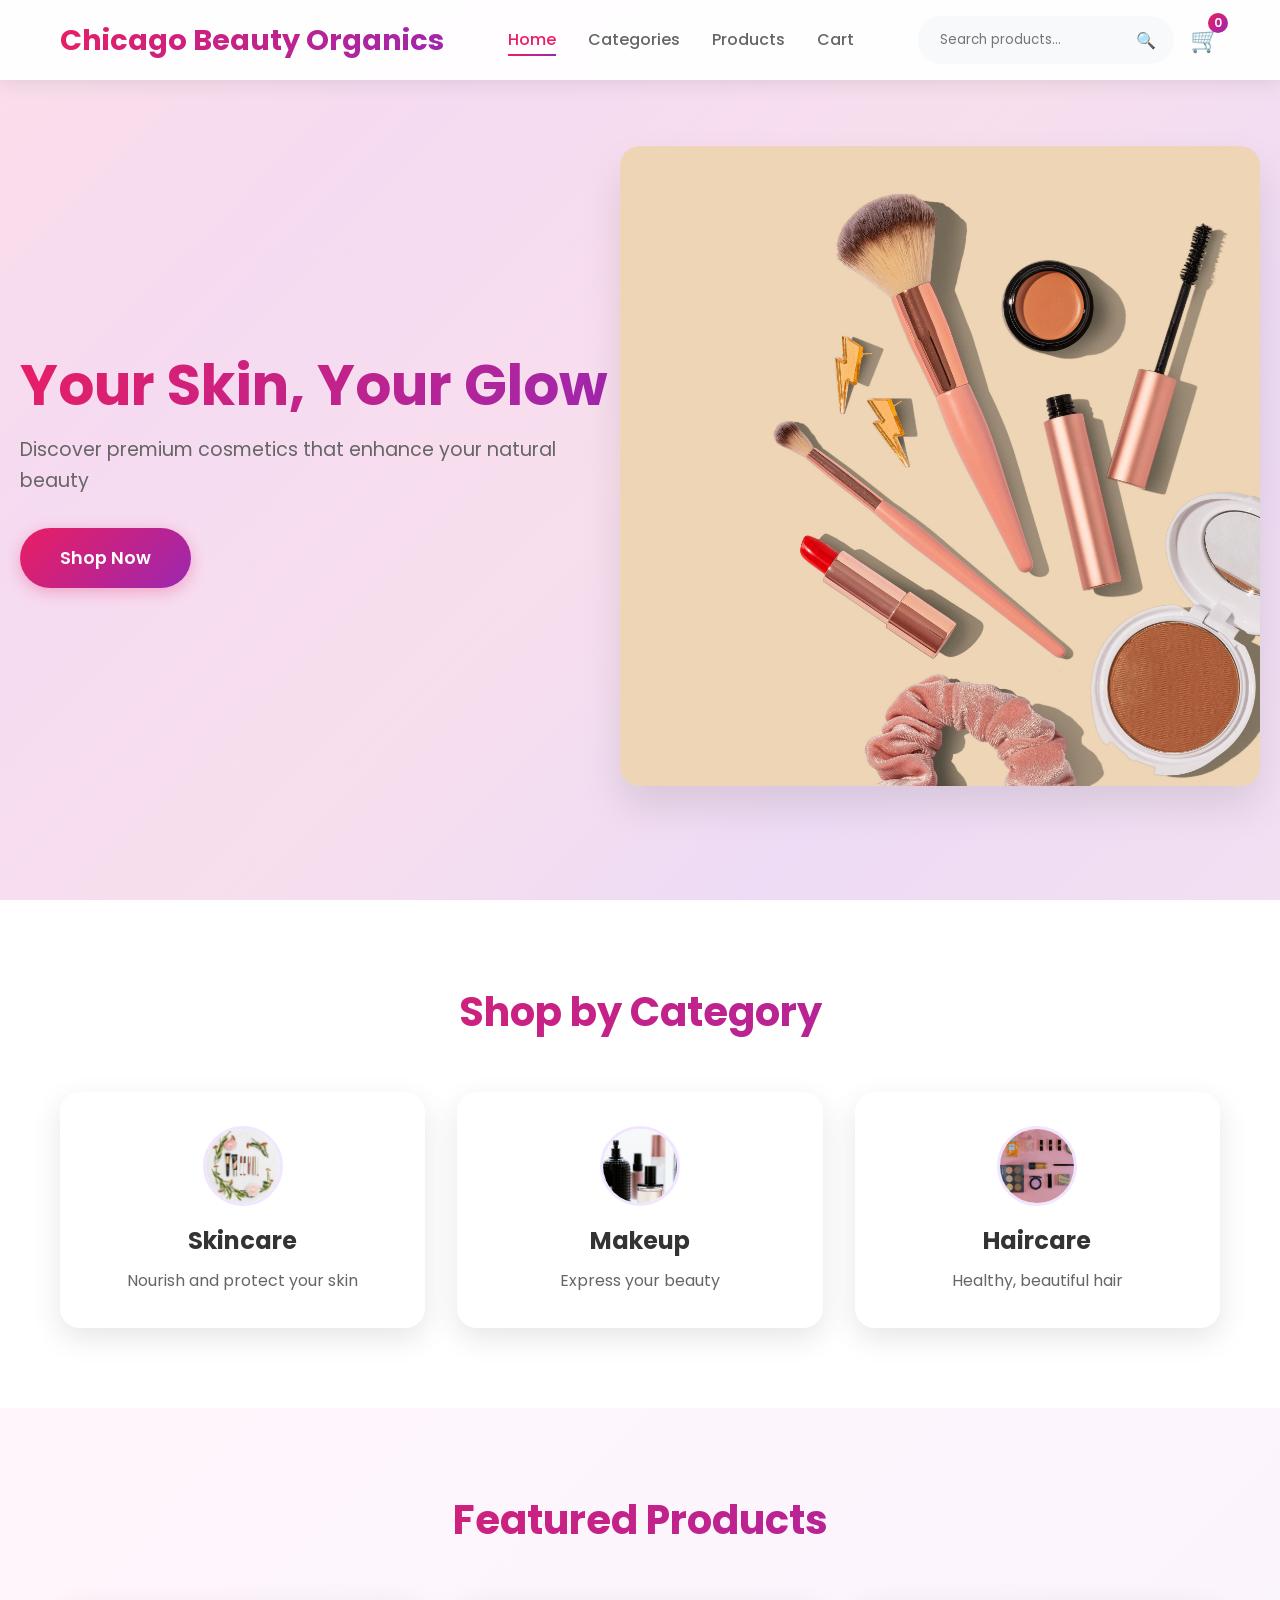
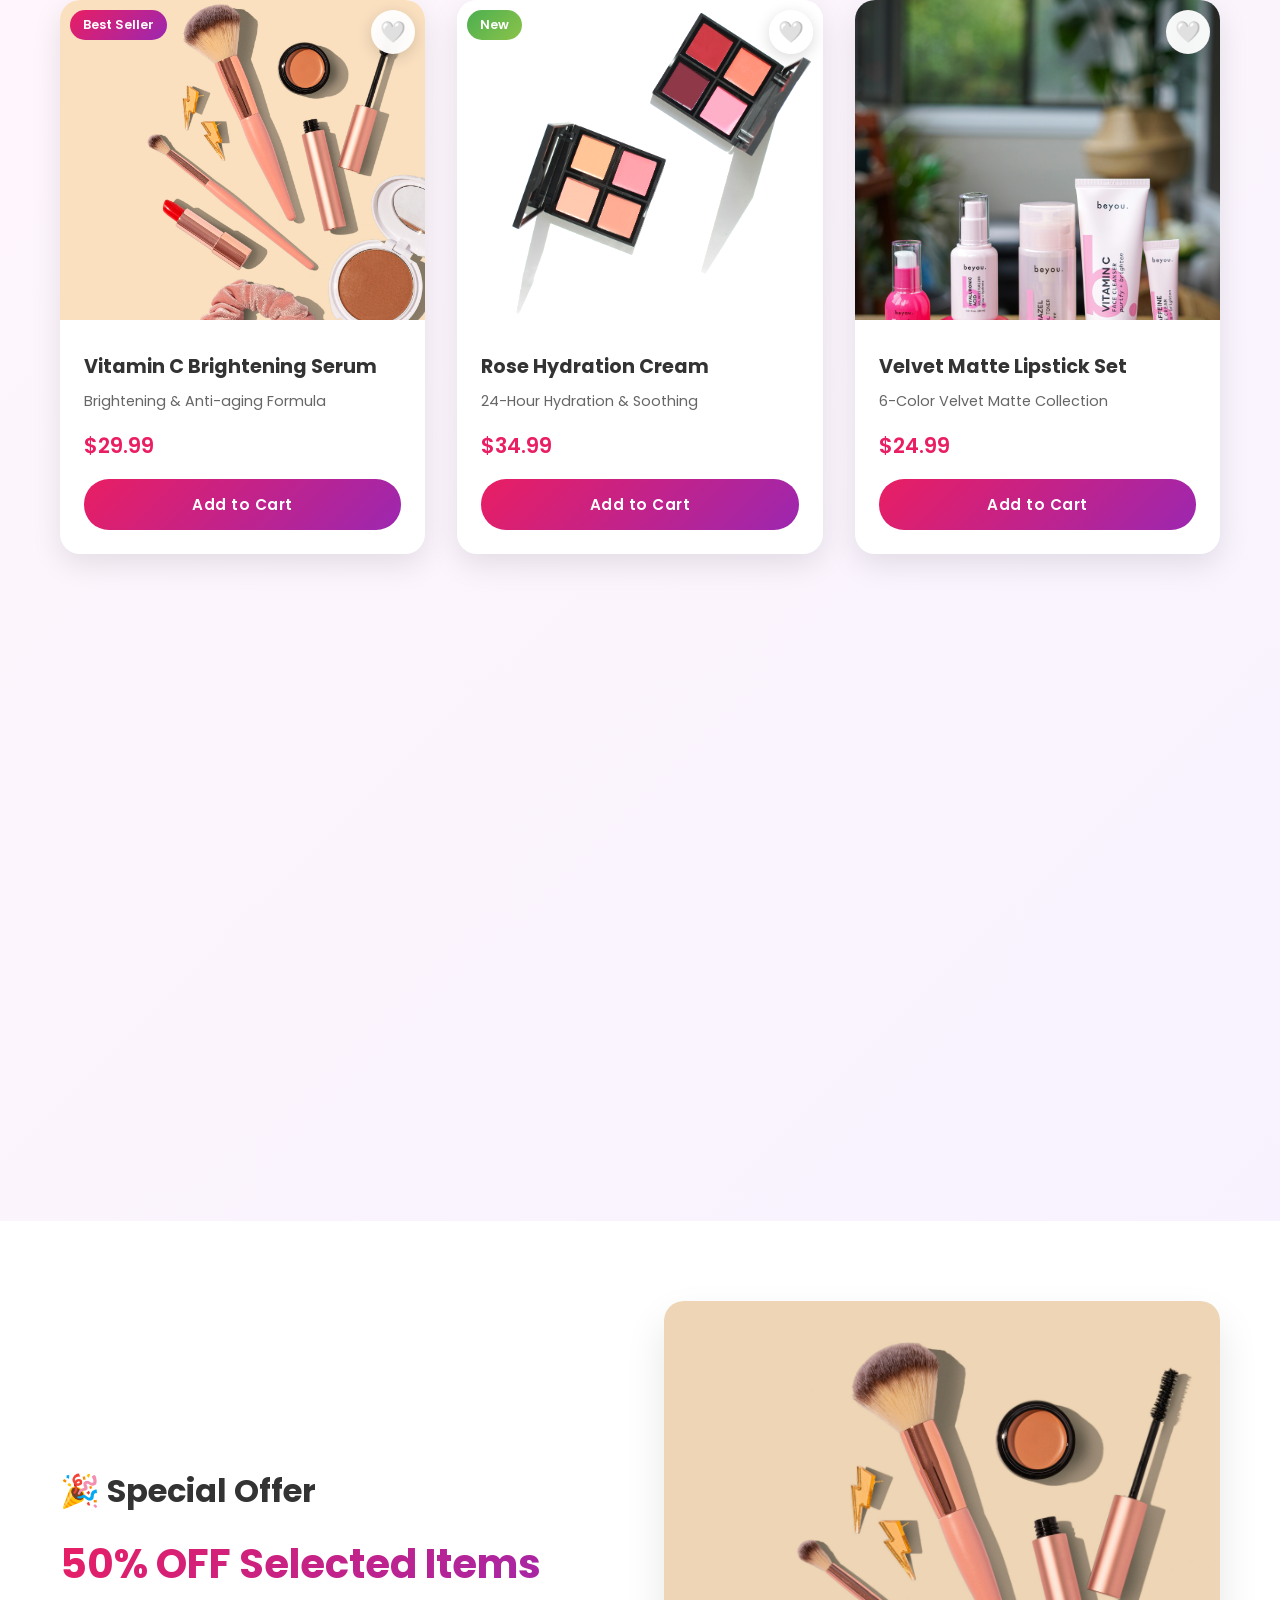
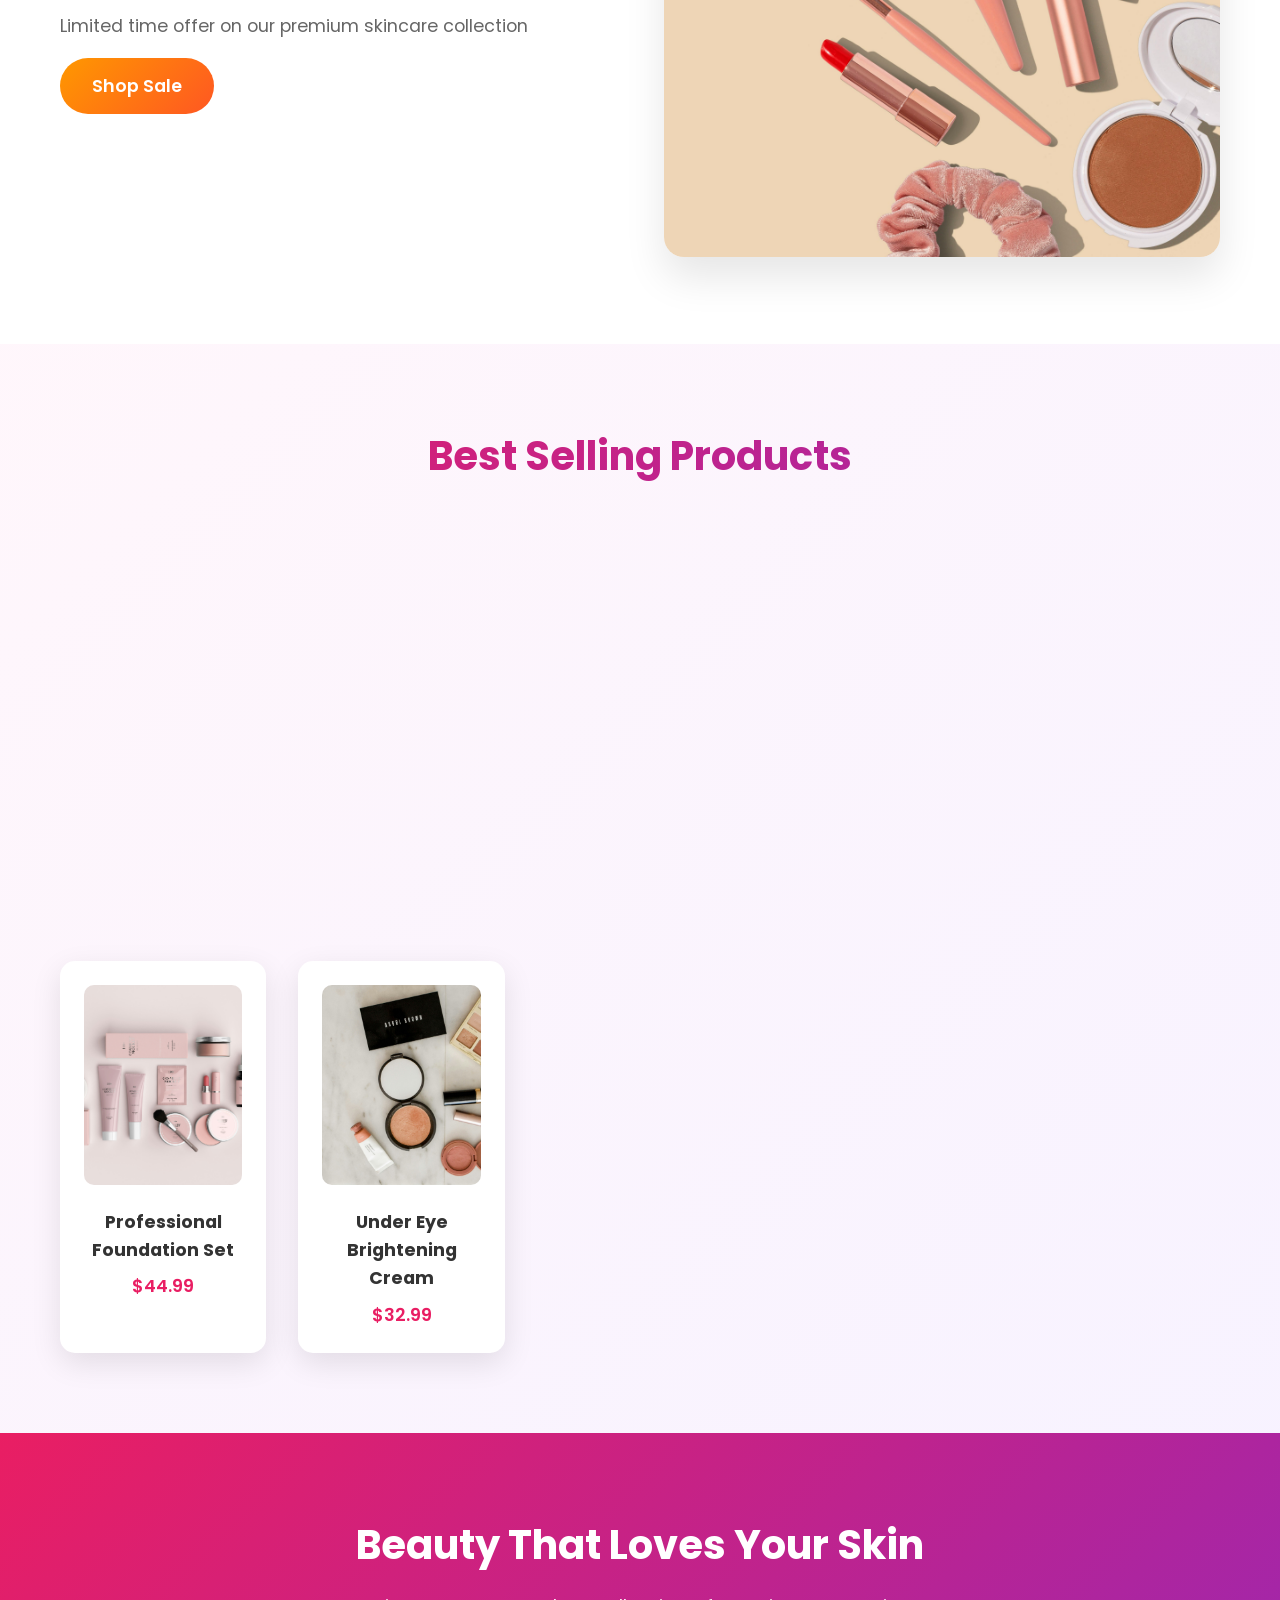
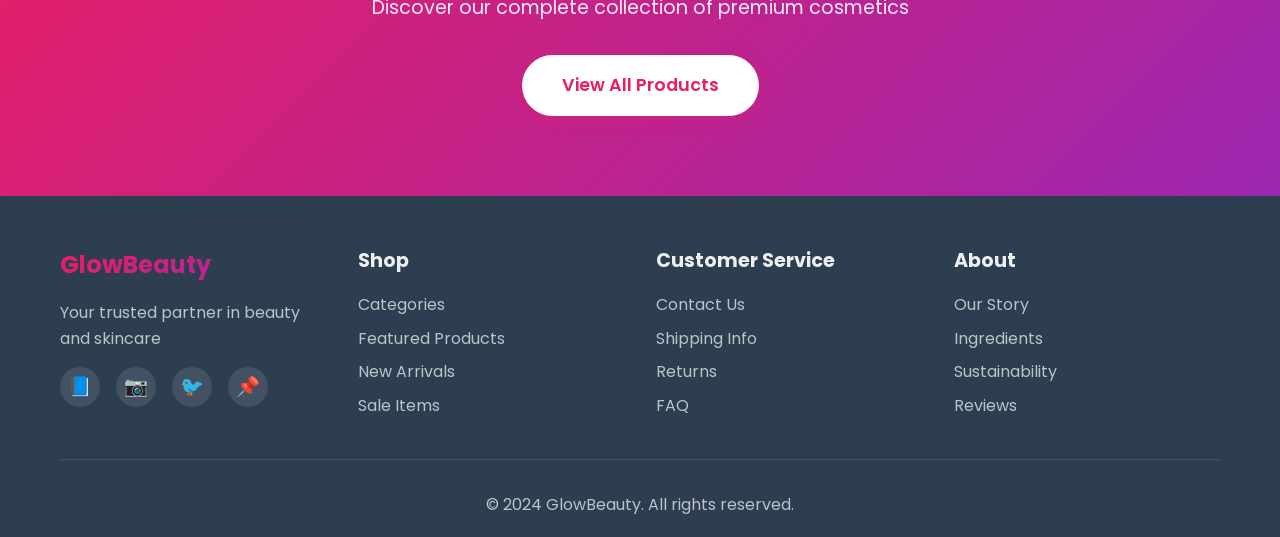
<file: index.html>
<!DOCTYPE html>
<html lang="en">
<head>
    <meta charset="UTF-8">
    <meta name="viewport" content="width=device-width, initial-scale=1.0">
    <title>GlowBeauty - Premium Cosmetics Shop</title>
    <meta name="description" content="Discover premium cosmetics and skincare products at GlowBeauty. Shop our curated collection of beauty essentials.">
    <link href="https://fonts.googleapis.com/css2?family=Poppins:wght@300;400;500;600;700&display=swap" rel="stylesheet">
    <link rel="stylesheet" href="style.css">
</head>
<body>
    <!-- Header -->
    <header class="header">
        <nav class="navbar">
            <div class="nav-container">
                <div class="logo">
                    <a href="index.html">
                        <h2>Chicago Beauty Organics
</h2></a>
                </div>
                <ul class="nav-menu">
                    <li><a href="index.html" class="active">Home</a></li>
                    <li><a href="categories.html">Categories</a></li>
                    <li><a href="products.html">Products</a></li>
                    <li><a href="cart.html">Cart</a></li>
                </ul>
                <div class="nav-icons">
                    <div class="search-box">
                        <input type="text" id="searchInput" placeholder="Search products...">
                        <button class="search-btn">🔍</button>
                    </div>
                    <div class="cart-icon" id="cartIconNav">
                        <a href="cart.html">
                            <span class="cart-count">0</span>
                            🛒
                        </a>
                    </div>
                </div>
                <div class="hamburger">
                    <span></span>
                    <span></span>
                    <span></span>
                </div>
            </div>
        </nav>
    </header>

    <!-- Hero Section -->
    <section id="home" class="hero">
        <div class="hero-content">
            <h1>Your Skin, Your Glow</h1>
            <p>Discover premium cosmetics that enhance your natural beauty</p>
            <a href="products.html" class="cta-button">Shop Now</a>
        </div>
        <div class="hero-image">
            <img src="images/products/product1 (1).jpg" alt="Premium Cosmetic Products">
        </div>
    </section>

    <!-- Categories Section -->
    <section id="categories" class="categories">
        <div class="container">
            <h2>Shop by Category</h2>
            <div class="category-grid">
                <a href="products.html?category=skincare" class="category-card">
                    <div class="category-image">
                        <img src="images/categories/category1.jpg" alt="Skincare">
                    </div>
                    <h3>Skincare</h3>
                    <p>Nourish and protect your skin</p>
                </a>
                <a href="products.html?category=makeup" class="category-card">
                    <div class="category-image">
                        <img src="images/categories/category2.jpg" alt="Makeup">
                    </div>
                    <h3>Makeup</h3>
                    <p>Express your beauty</p>
                </a>
                <a href="products.html?category=haircare" class="category-card">
                    <div class="category-image">
                        <img src="images/categories/category3.jpg" alt="Haircare">
                    </div>
                    <h3>Haircare</h3>
                    <p>Healthy, beautiful hair</p>
                </a>
            </div>
        </div>
    </section>

    <!-- Featured Products -->
    <section id="products" class="featured-products">
        <div class="container">
            <h2>Featured Products</h2>
            <div class="product-grid" id="productGrid">
                <!-- Products will be dynamically rendered by JavaScript -->
            </div>
        </div>
    </section>

    <!-- Promotion Section -->
    <section class="promotion">
        <div class="container">
            <div class="promo-content">
                <div class="promo-text">
                    <h2>🎉 Special Offer</h2>
                    <h3>50% OFF Selected Items</h3>
                    <p>Limited time offer on our premium skincare collection</p>
                    <a href="products.html" class="promo-button">Shop Sale</a>
                </div>
                <div class="promo-image">
                    <img src="images/products/product1 (1).jpg" alt="Special Promotion">
                </div>
            </div>
        </div>
    </section>

    <!-- Product Showcase -->
    <section class="product-showcase">
        <div class="container">
            <h2>Best Selling Products</h2>
            <div class="showcase-grid" id="showcaseGrid">
                <!-- Showcase products will be dynamically rendered by JavaScript -->
            </div>
        </div>
    </section>

    <!-- CTA Banner -->
    <section class="cta-banner">
        <div class="container">
            <h2>Beauty That Loves Your Skin</h2>
            <p>Discover our complete collection of premium cosmetics</p>
            <a href="products.html" class="cta-button">View All Products</a>
        </div>
    </section>

    <!-- Footer -->
    <footer class="footer">
        <div class="container">
            <div class="footer-content">
                <div class="footer-section">
                    <h3>GlowBeauty</h3>
                    <p>Your trusted partner in beauty and skincare</p>
                    <div class="social-icons">
                        <a href="#">📘</a>
                        <a href="#">📷</a>
                        <a href="#">🐦</a>
                        <a href="#">📌</a>
                    </div>
                </div>
                <div class="footer-section">
                    <h4>Shop</h4>
                    <ul>
                        <li><a href="categories.html">Categories</a></li>
                        <li><a href="products.html">Featured Products</a></li>
                        <li><a href="products.html">New Arrivals</a></li>
                        <li><a href="products.html">Sale Items</a></li>
                    </ul>
                </div>
                <div class="footer-section">
                    <h4>Customer Service</h4>
                    <ul>
                        <li><a href="#">Contact Us</a></li>
                        <li><a href="#">Shipping Info</a></li>
                        <li><a href="#">Returns</a></li>
                        <li><a href="#">FAQ</a></li>
                    </ul>
                </div>
                <div class="footer-section">
                    <h4>About</h4>
                    <ul>
                        <li><a href="#">Our Story</a></li>
                        <li><a href="#">Ingredients</a></li>
                        <li><a href="#">Sustainability</a></li>
                        <li><a href="#">Reviews</a></li>
                    </ul>
                </div>
            </div>
            <div class="footer-bottom">
                <p>&copy; 2024 GlowBeauty. All rights reserved.</p>
            </div>
        </div>
    </footer>

    <script src="script.js"></script>
</body>
</html>
</file>
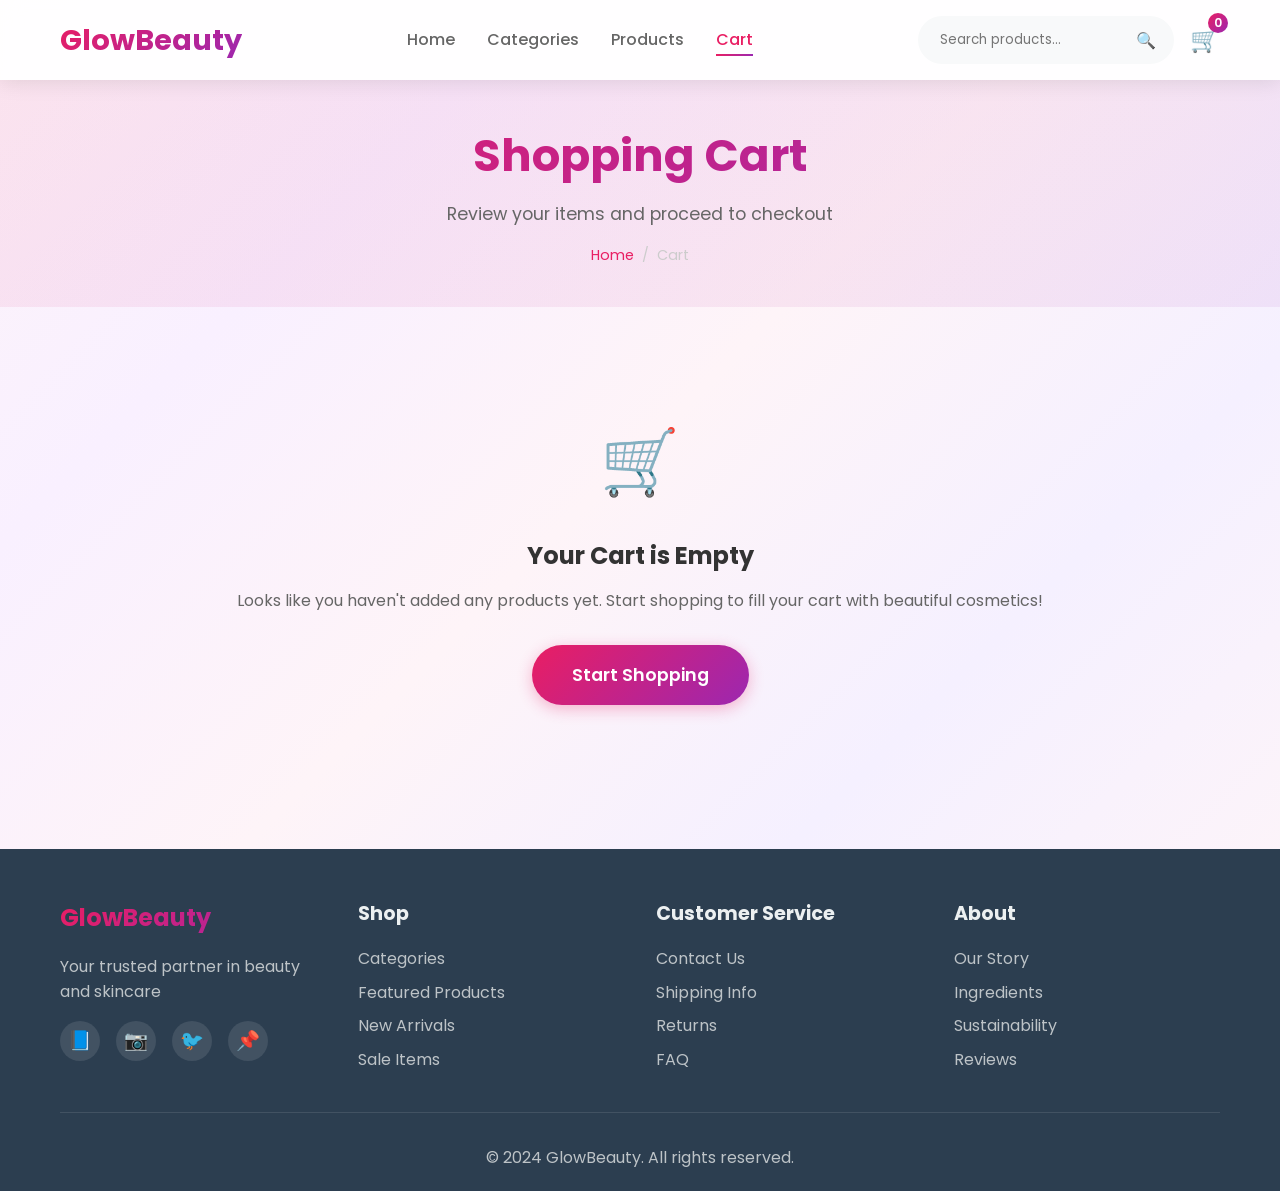
<file: cart.html>
<!DOCTYPE html>
<html lang="en">
<head>
    <meta charset="UTF-8">
    <meta name="viewport" content="width=device-width, initial-scale=1.0">
    <title>Shopping Cart - GlowBeauty</title>
    <meta name="description" content="Review your shopping cart and proceed to checkout at GlowBeauty.">
    <link href="https://fonts.googleapis.com/css2?family=Poppins:wght@300;400;500;600;700&display=swap" rel="stylesheet">
    <link rel="stylesheet" href="style.css">
</head>
<body>
    <!-- Header -->
    <header class="header">
        <nav class="navbar">
            <div class="nav-container">
                <div class="logo">
                    <a href="index.html"><h2>GlowBeauty</h2></a>
                </div>
                <ul class="nav-menu">
                    <li><a href="index.html">Home</a></li>
                    <li><a href="categories.html">Categories</a></li>
                    <li><a href="products.html">Products</a></li>
                    <li><a href="cart.html" class="active">Cart</a></li>
                </ul>
                <div class="nav-icons">
                    <div class="search-box">
                        <input type="text" id="searchInput" placeholder="Search products...">
                        <button class="search-btn">🔍</button>
                    </div>
                    <div class="cart-icon" id="cartIconNav">
                        <a href="cart.html">
                            <span class="cart-count">0</span>
                            🛒
                        </a>
                    </div>
                </div>
                <div class="hamburger">
                    <span></span>
                    <span></span>
                    <span></span>
                </div>
            </div>
        </nav>
    </header>

    <!-- Page Header -->
    <section class="page-header">
        <h1>Shopping Cart</h1>
        <p>Review your items and proceed to checkout</p>
        <div class="breadcrumb">
            <a href="index.html">Home</a>
            <span>/</span>
            <span>Cart</span>
        </div>
    </section>

    <!-- Cart Page Content -->
    <section class="cart-page-section">
        <div class="container">
            <div class="cart-page-layout" id="cartPageLayout">
                <!-- Dynamically rendered by JavaScript -->
            </div>
        </div>
    </section>

    <!-- Footer -->
    <footer class="footer">
        <div class="container">
            <div class="footer-content">
                <div class="footer-section">
                    <h3>GlowBeauty</h3>
                    <p>Your trusted partner in beauty and skincare</p>
                    <div class="social-icons">
                        <a href="#">📘</a>
                        <a href="#">📷</a>
                        <a href="#">🐦</a>
                        <a href="#">📌</a>
                    </div>
                </div>
                <div class="footer-section">
                    <h4>Shop</h4>
                    <ul>
                        <li><a href="categories.html">Categories</a></li>
                        <li><a href="products.html">Featured Products</a></li>
                        <li><a href="products.html">New Arrivals</a></li>
                        <li><a href="products.html">Sale Items</a></li>
                    </ul>
                </div>
                <div class="footer-section">
                    <h4>Customer Service</h4>
                    <ul>
                        <li><a href="#">Contact Us</a></li>
                        <li><a href="#">Shipping Info</a></li>
                        <li><a href="#">Returns</a></li>
                        <li><a href="#">FAQ</a></li>
                    </ul>
                </div>
                <div class="footer-section">
                    <h4>About</h4>
                    <ul>
                        <li><a href="#">Our Story</a></li>
                        <li><a href="#">Ingredients</a></li>
                        <li><a href="#">Sustainability</a></li>
                        <li><a href="#">Reviews</a></li>
                    </ul>
                </div>
            </div>
            <div class="footer-bottom">
                <p>&copy; 2024 GlowBeauty. All rights reserved.</p>
            </div>
        </div>
    </footer>

    <script src="script.js"></script>
</body>
</html>
</file>
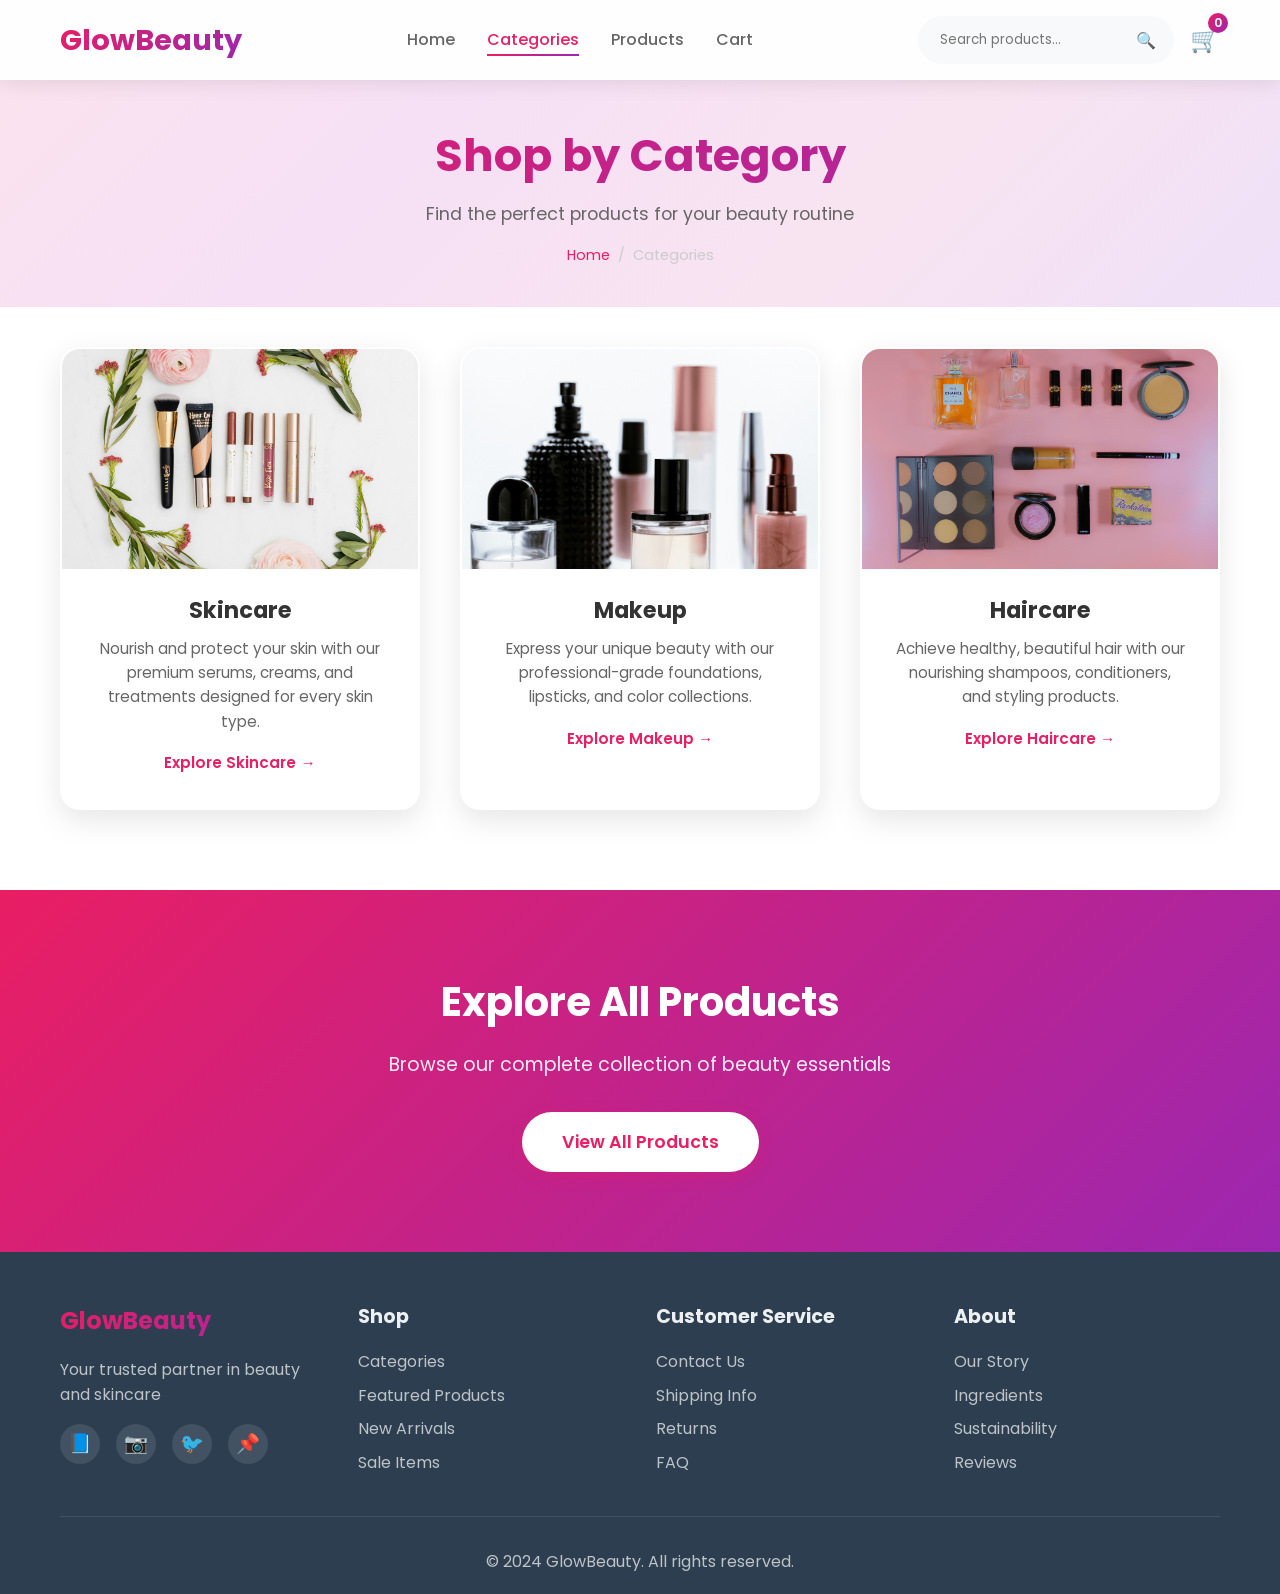
<file: categories.html>
<!DOCTYPE html>
<html lang="en">
<head>
    <meta charset="UTF-8">
    <meta name="viewport" content="width=device-width, initial-scale=1.0">
    <title>Categories - GlowBeauty</title>
    <meta name="description" content="Browse GlowBeauty product categories. Shop Skincare, Makeup, and Haircare collections.">
    <link href="https://fonts.googleapis.com/css2?family=Poppins:wght@300;400;500;600;700&display=swap" rel="stylesheet">
    <link rel="stylesheet" href="style.css">
</head>
<body>
    <!-- Header -->
    <header class="header">
        <nav class="navbar">
            <div class="nav-container">
                <div class="logo">
                    <a href="index.html"><h2>GlowBeauty</h2></a>
                </div>
                <ul class="nav-menu">
                    <li><a href="index.html">Home</a></li>
                    <li><a href="categories.html" class="active">Categories</a></li>
                    <li><a href="products.html">Products</a></li>
                    <li><a href="cart.html">Cart</a></li>
                </ul>
                <div class="nav-icons">
                    <div class="search-box">
                        <input type="text" id="searchInput" placeholder="Search products...">
                        <button class="search-btn">🔍</button>
                    </div>
                    <div class="cart-icon" id="cartIconNav">
                        <a href="cart.html">
                            <span class="cart-count">0</span>
                            🛒
                        </a>
                    </div>
                </div>
                <div class="hamburger">
                    <span></span>
                    <span></span>
                    <span></span>
                </div>
            </div>
        </nav>
    </header>

    <!-- Page Header -->
    <section class="page-header">
        <h1>Shop by Category</h1>
        <p>Find the perfect products for your beauty routine</p>
        <div class="breadcrumb">
            <a href="index.html">Home</a>
            <span>/</span>
            <span>Categories</span>
        </div>
    </section>

    <!-- Categories Grid -->
    <section class="categories categories-page" style="padding-top: 40px;">
        <div class="container">
            <div class="category-grid" id="categoryGrid">
                <!-- Skincare -->
                <a href="products.html?category=skincare" class="category-card">
                    <div class="category-image-large">
                        <img src="images/categories/category1.jpg" alt="Skincare Collection">
                    </div>
                    <div class="category-info">
                        <h3>Skincare</h3>
                        <p>Nourish and protect your skin with our premium serums, creams, and treatments designed for every skin type.</p>
                        <span class="category-link">Explore Skincare →</span>
                    </div>
                </a>

                <!-- Makeup -->
                <a href="products.html?category=makeup" class="category-card">
                    <div class="category-image-large">
                        <img src="images/categories/category2.jpg" alt="Makeup Collection">
                    </div>
                    <div class="category-info">
                        <h3>Makeup</h3>
                        <p>Express your unique beauty with our professional-grade foundations, lipsticks, and color collections.</p>
                        <span class="category-link">Explore Makeup →</span>
                    </div>
                </a>

                <!-- Haircare -->
                <a href="products.html?category=haircare" class="category-card">
                    <div class="category-image-large">
                        <img src="images/categories/category3.jpg" alt="Haircare Collection">
                    </div>
                    <div class="category-info">
                        <h3>Haircare</h3>
                        <p>Achieve healthy, beautiful hair with our nourishing shampoos, conditioners, and styling products.</p>
                        <span class="category-link">Explore Haircare →</span>
                    </div>
                </a>
            </div>
        </div>
    </section>

    <!-- CTA Banner -->
    <section class="cta-banner">
        <div class="container">
            <h2>Explore All Products</h2>
            <p>Browse our complete collection of beauty essentials</p>
            <a href="products.html" class="cta-button">View All Products</a>
        </div>
    </section>

    <!-- Footer -->
    <footer class="footer">
        <div class="container">
            <div class="footer-content">
                <div class="footer-section">
                    <h3>GlowBeauty</h3>
                    <p>Your trusted partner in beauty and skincare</p>
                    <div class="social-icons">
                        <a href="#">📘</a>
                        <a href="#">📷</a>
                        <a href="#">🐦</a>
                        <a href="#">📌</a>
                    </div>
                </div>
                <div class="footer-section">
                    <h4>Shop</h4>
                    <ul>
                        <li><a href="categories.html">Categories</a></li>
                        <li><a href="products.html">Featured Products</a></li>
                        <li><a href="products.html">New Arrivals</a></li>
                        <li><a href="products.html">Sale Items</a></li>
                    </ul>
                </div>
                <div class="footer-section">
                    <h4>Customer Service</h4>
                    <ul>
                        <li><a href="#">Contact Us</a></li>
                        <li><a href="#">Shipping Info</a></li>
                        <li><a href="#">Returns</a></li>
                        <li><a href="#">FAQ</a></li>
                    </ul>
                </div>
                <div class="footer-section">
                    <h4>About</h4>
                    <ul>
                        <li><a href="#">Our Story</a></li>
                        <li><a href="#">Ingredients</a></li>
                        <li><a href="#">Sustainability</a></li>
                        <li><a href="#">Reviews</a></li>
                    </ul>
                </div>
            </div>
            <div class="footer-bottom">
                <p>&copy; 2024 GlowBeauty. All rights reserved.</p>
            </div>
        </div>
    </footer>

    <script src="script.js"></script>
</body>
</html>
</file>
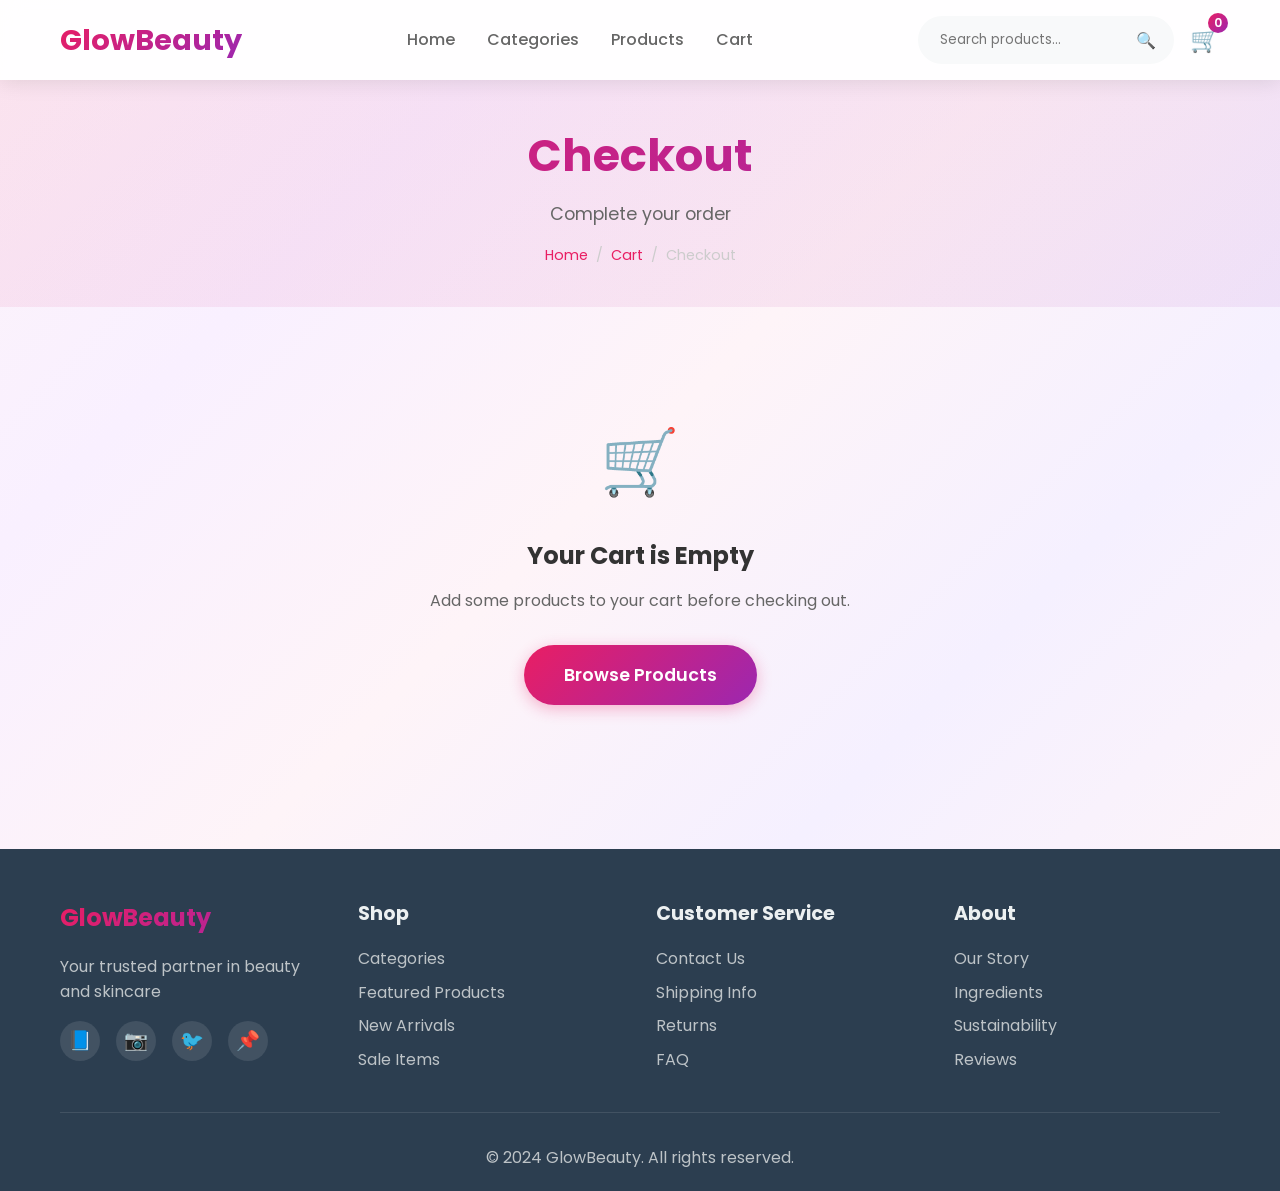
<file: checkout.html>
<!DOCTYPE html>
<html lang="en">
<head>
    <meta charset="UTF-8">
    <meta name="viewport" content="width=device-width, initial-scale=1.0">
    <title>Checkout - GlowBeauty</title>
    <meta name="description" content="Complete your purchase at GlowBeauty. Secure and easy checkout.">
    <link href="https://fonts.googleapis.com/css2?family=Poppins:wght@300;400;500;600;700&display=swap" rel="stylesheet">
    <link rel="stylesheet" href="style.css">
</head>
<body>
    <!-- Header -->
    <header class="header">
        <nav class="navbar">
            <div class="nav-container">
                <div class="logo">
                    <a href="index.html"><h2>GlowBeauty</h2></a>
                </div>
                <ul class="nav-menu">
                    <li><a href="index.html">Home</a></li>
                    <li><a href="categories.html">Categories</a></li>
                    <li><a href="products.html">Products</a></li>
                    <li><a href="cart.html">Cart</a></li>
                </ul>
                <div class="nav-icons">
                    <div class="search-box">
                        <input type="text" id="searchInput" placeholder="Search products...">
                        <button class="search-btn">🔍</button>
                    </div>
                    <div class="cart-icon" id="cartIconNav">
                        <a href="cart.html">
                            <span class="cart-count">0</span>
                            🛒
                        </a>
                    </div>
                </div>
                <div class="hamburger">
                    <span></span>
                    <span></span>
                    <span></span>
                </div>
            </div>
        </nav>
    </header>

    <!-- Page Header -->
    <section class="page-header">
        <h1>Checkout</h1>
        <p>Complete your order</p>
        <div class="breadcrumb">
            <a href="index.html">Home</a>
            <span>/</span>
            <a href="cart.html">Cart</a>
            <span>/</span>
            <span>Checkout</span>
        </div>
    </section>

    <!-- Checkout Section -->
    <section class="checkout-section">
        <div class="container">
            <div class="checkout-layout" id="checkoutLayout">
                <!-- Left: Form -->
                <div class="checkout-form-card">
                    <h2>Shipping Information</h2>
                    <form id="checkoutForm">
                        <div class="form-row">
                            <div class="form-group">
                                <label for="firstName">First Name *</label>
                                <input type="text" id="firstName" name="firstName" required placeholder="John">
                            </div>
                            <div class="form-group">
                                <label for="lastName">Last Name *</label>
                                <input type="text" id="lastName" name="lastName" required placeholder="Doe">
                            </div>
                        </div>
                        <div class="form-group">
                            <label for="email">Email Address *</label>
                            <input type="email" id="email" name="email" required placeholder="john@example.com">
                        </div>
                        <div class="form-group">
                            <label for="phone">Phone Number *</label>
                            <input type="tel" id="phone" name="phone" required placeholder="+1 234 567 890">
                        </div>
                        <div class="form-group">
                            <label for="address">Street Address *</label>
                            <input type="text" id="address" name="address" required placeholder="123 Beauty Street">
                        </div>
                        <div class="form-row">
                            <div class="form-group">
                                <label for="city">City *</label>
                                <input type="text" id="city" name="city" required placeholder="New York">
                            </div>
                            <div class="form-group">
                                <label for="zipCode">ZIP Code *</label>
                                <input type="text" id="zipCode" name="zipCode" required placeholder="10001">
                            </div>
                        </div>
                        <div class="form-group">
                            <label for="notes">Order Notes (Optional)</label>
                            <textarea id="notes" name="notes" placeholder="Any special instructions for your order..."></textarea>
                        </div>
                        <button type="submit" class="place-order-btn" id="placeOrderBtn">
                            Place Order
                        </button>
                    </form>
                </div>

                <!-- Right: Order Summary -->
                <div class="order-summary-card">
                    <h3>Order Summary</h3>
                    <div id="checkoutItems">
                        <!-- Items rendered by JS -->
                    </div>
                    <div class="summary-row" style="margin-top:1rem;">
                        <span>Subtotal</span>
                        <span id="checkoutSubtotal">$0.00</span>
                    </div>
                    <div class="summary-row">
                        <span>Shipping</span>
                        <span id="checkoutShipping">Free</span>
                    </div>
                    <div class="summary-row total">
                        <span>Total</span>
                        <span id="checkoutTotal">$0.00</span>
                    </div>
                </div>
            </div>
        </div>
    </section>

    <!-- Footer -->
    <footer class="footer">
        <div class="container">
            <div class="footer-content">
                <div class="footer-section">
                    <h3>GlowBeauty</h3>
                    <p>Your trusted partner in beauty and skincare</p>
                    <div class="social-icons">
                        <a href="#">📘</a>
                        <a href="#">📷</a>
                        <a href="#">🐦</a>
                        <a href="#">📌</a>
                    </div>
                </div>
                <div class="footer-section">
                    <h4>Shop</h4>
                    <ul>
                        <li><a href="categories.html">Categories</a></li>
                        <li><a href="products.html">Featured Products</a></li>
                        <li><a href="products.html">New Arrivals</a></li>
                        <li><a href="products.html">Sale Items</a></li>
                    </ul>
                </div>
                <div class="footer-section">
                    <h4>Customer Service</h4>
                    <ul>
                        <li><a href="#">Contact Us</a></li>
                        <li><a href="#">Shipping Info</a></li>
                        <li><a href="#">Returns</a></li>
                        <li><a href="#">FAQ</a></li>
                    </ul>
                </div>
                <div class="footer-section">
                    <h4>About</h4>
                    <ul>
                        <li><a href="#">Our Story</a></li>
                        <li><a href="#">Ingredients</a></li>
                        <li><a href="#">Sustainability</a></li>
                        <li><a href="#">Reviews</a></li>
                    </ul>
                </div>
            </div>
            <div class="footer-bottom">
                <p>&copy; 2024 GlowBeauty. All rights reserved.</p>
            </div>
        </div>
    </footer>

    <script src="script.js"></script>
</body>
</html>
</file>
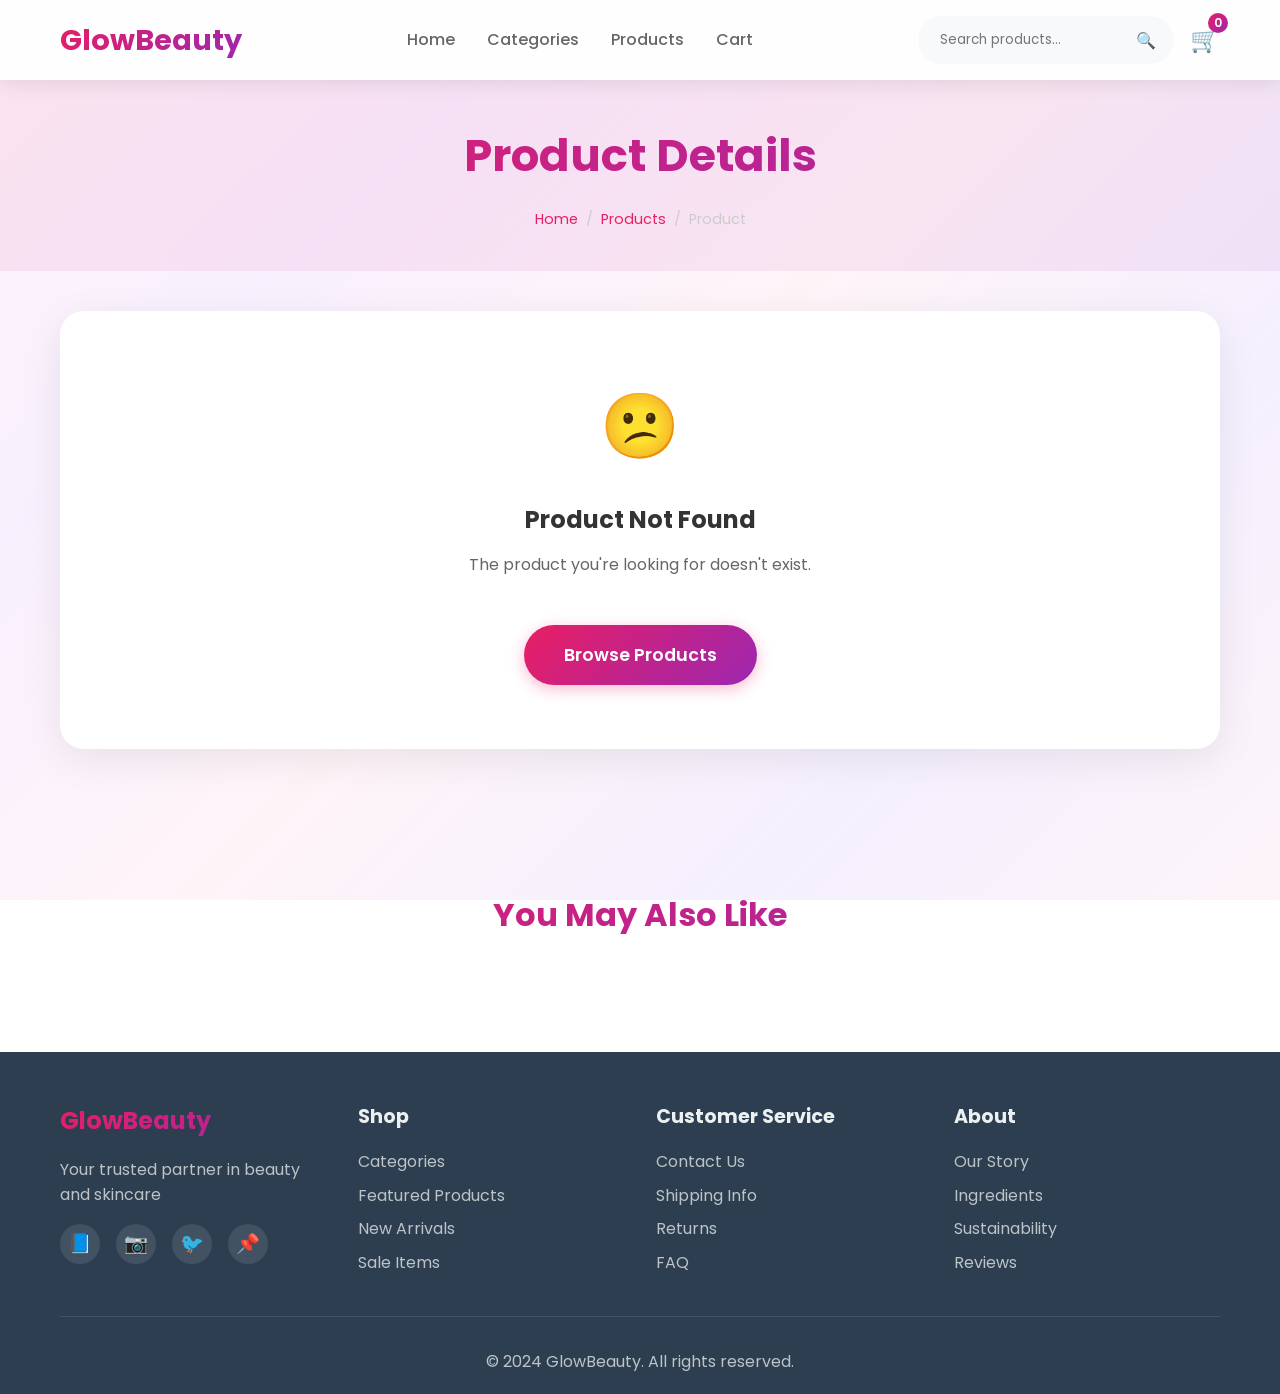
<file: product-details.html>
<!DOCTYPE html>
<html lang="en">
<head>
    <meta charset="UTF-8">
    <meta name="viewport" content="width=device-width, initial-scale=1.0">
    <title>Product Details - GlowBeauty</title>
    <meta name="description" content="View product details, read descriptions, and add to cart at GlowBeauty.">
    <link href="https://fonts.googleapis.com/css2?family=Poppins:wght@300;400;500;600;700&display=swap" rel="stylesheet">
    <link rel="stylesheet" href="style.css">
</head>
<body>
    <!-- Header -->
    <header class="header">
        <nav class="navbar">
            <div class="nav-container">
                <div class="logo">
                    <a href="index.html"><h2>GlowBeauty</h2></a>
                </div>
                <ul class="nav-menu">
                    <li><a href="index.html">Home</a></li>
                    <li><a href="categories.html">Categories</a></li>
                    <li><a href="products.html">Products</a></li>
                    <li><a href="cart.html">Cart</a></li>
                </ul>
                <div class="nav-icons">
                    <div class="search-box">
                        <input type="text" id="searchInput" placeholder="Search products...">
                        <button class="search-btn">🔍</button>
                    </div>
                    <div class="cart-icon" id="cartIconNav">
                        <a href="cart.html">
                            <span class="cart-count">0</span>
                            🛒
                        </a>
                    </div>
                </div>
                <div class="hamburger">
                    <span></span>
                    <span></span>
                    <span></span>
                </div>
            </div>
        </nav>
    </header>

    <!-- Page Header -->
    <section class="page-header">
        <h1 id="detailPageTitle">Product Details</h1>
        <div class="breadcrumb">
            <a href="index.html">Home</a>
            <span>/</span>
            <a href="products.html">Products</a>
            <span>/</span>
            <span id="breadcrumbProductName">Product</span>
        </div>
    </section>

    <!-- Product Details -->
    <section class="product-details-section">
        <div class="container">
            <div class="product-details-grid" id="productDetailsGrid">
                <!-- Dynamically rendered by JavaScript -->
            </div>
        </div>
    </section>

    <!-- Related Products -->
    <section class="related-products">
        <div class="container">
            <h2>You May Also Like</h2>
            <div class="product-grid" id="relatedProductsGrid">
                <!-- Dynamically rendered by JavaScript -->
            </div>
        </div>
    </section>

    <!-- Footer -->
    <footer class="footer">
        <div class="container">
            <div class="footer-content">
                <div class="footer-section">
                    <h3>GlowBeauty</h3>
                    <p>Your trusted partner in beauty and skincare</p>
                    <div class="social-icons">
                        <a href="#">📘</a>
                        <a href="#">📷</a>
                        <a href="#">🐦</a>
                        <a href="#">📌</a>
                    </div>
                </div>
                <div class="footer-section">
                    <h4>Shop</h4>
                    <ul>
                        <li><a href="categories.html">Categories</a></li>
                        <li><a href="products.html">Featured Products</a></li>
                        <li><a href="products.html">New Arrivals</a></li>
                        <li><a href="products.html">Sale Items</a></li>
                    </ul>
                </div>
                <div class="footer-section">
                    <h4>Customer Service</h4>
                    <ul>
                        <li><a href="#">Contact Us</a></li>
                        <li><a href="#">Shipping Info</a></li>
                        <li><a href="#">Returns</a></li>
                        <li><a href="#">FAQ</a></li>
                    </ul>
                </div>
                <div class="footer-section">
                    <h4>About</h4>
                    <ul>
                        <li><a href="#">Our Story</a></li>
                        <li><a href="#">Ingredients</a></li>
                        <li><a href="#">Sustainability</a></li>
                        <li><a href="#">Reviews</a></li>
                    </ul>
                </div>
            </div>
            <div class="footer-bottom">
                <p>&copy; 2024 GlowBeauty. All rights reserved.</p>
            </div>
        </div>
    </footer>

    <script src="script.js"></script>
</body>
</html>
</file>
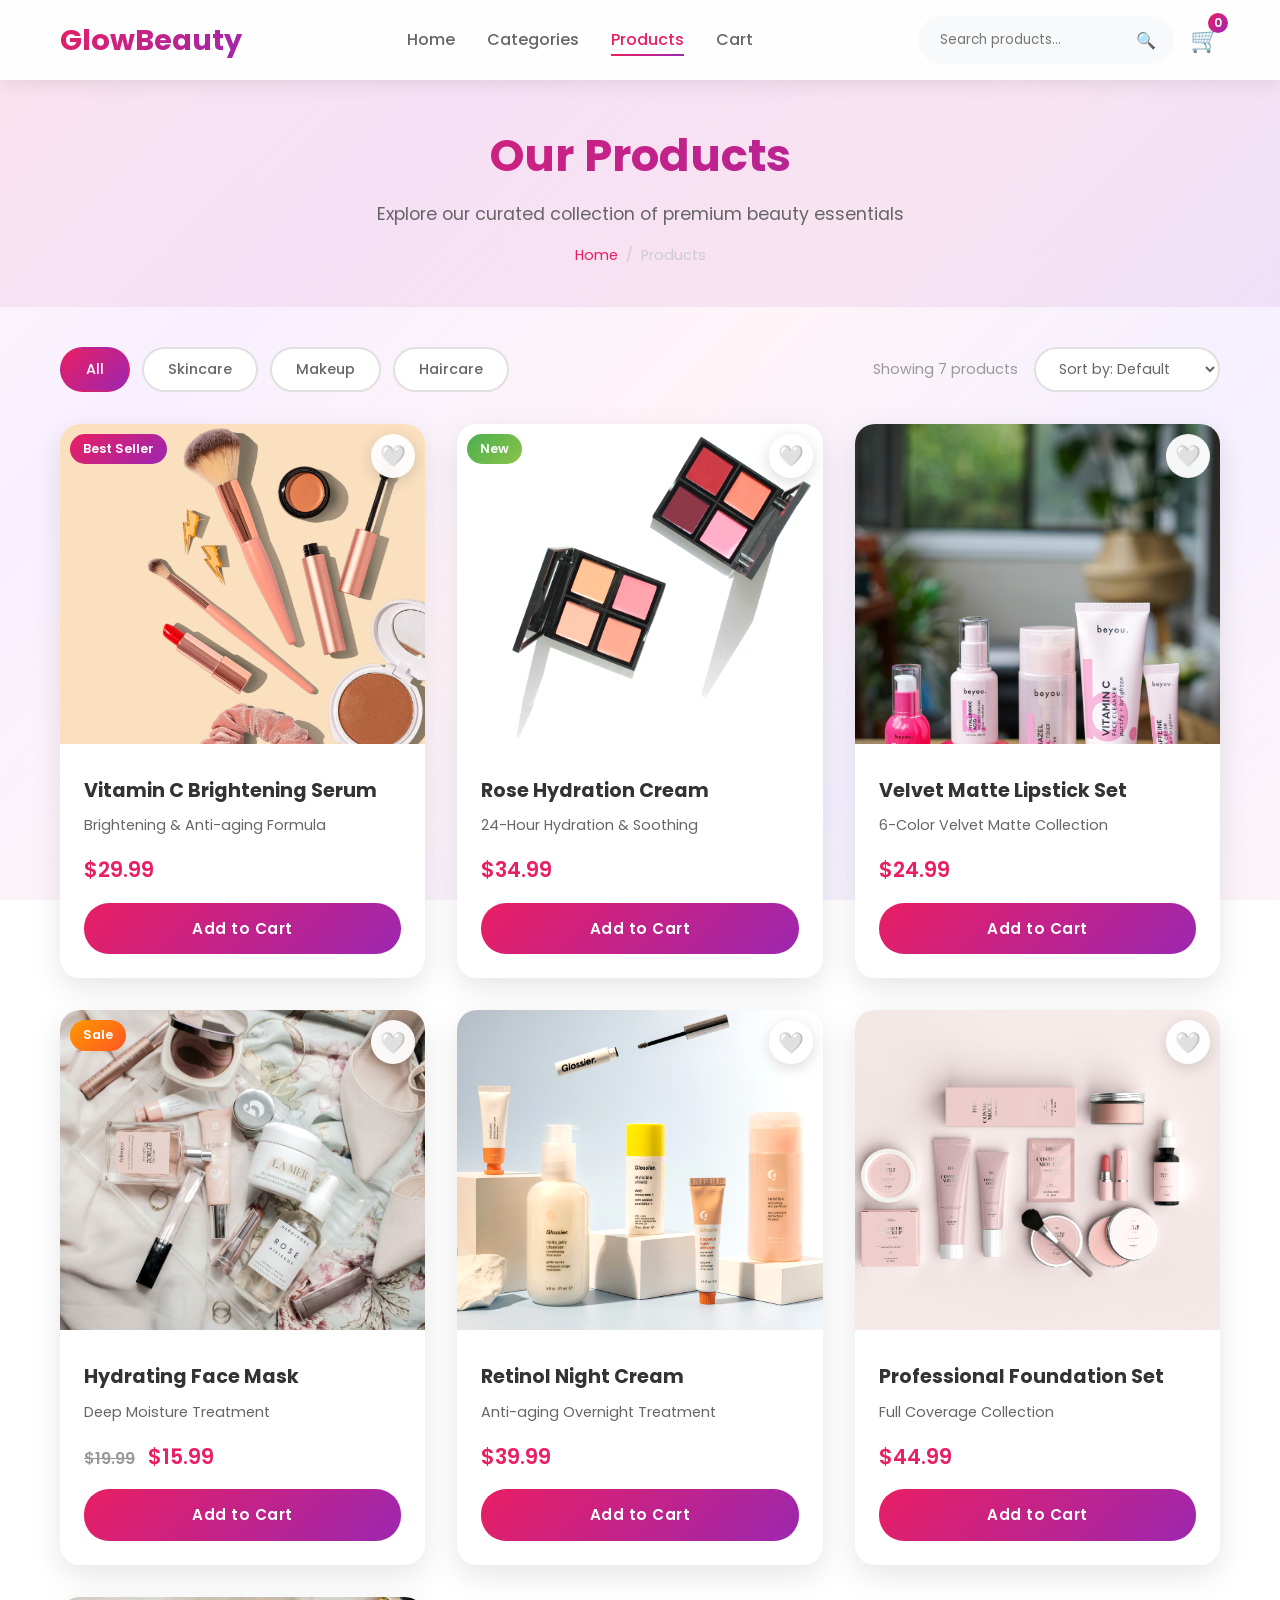
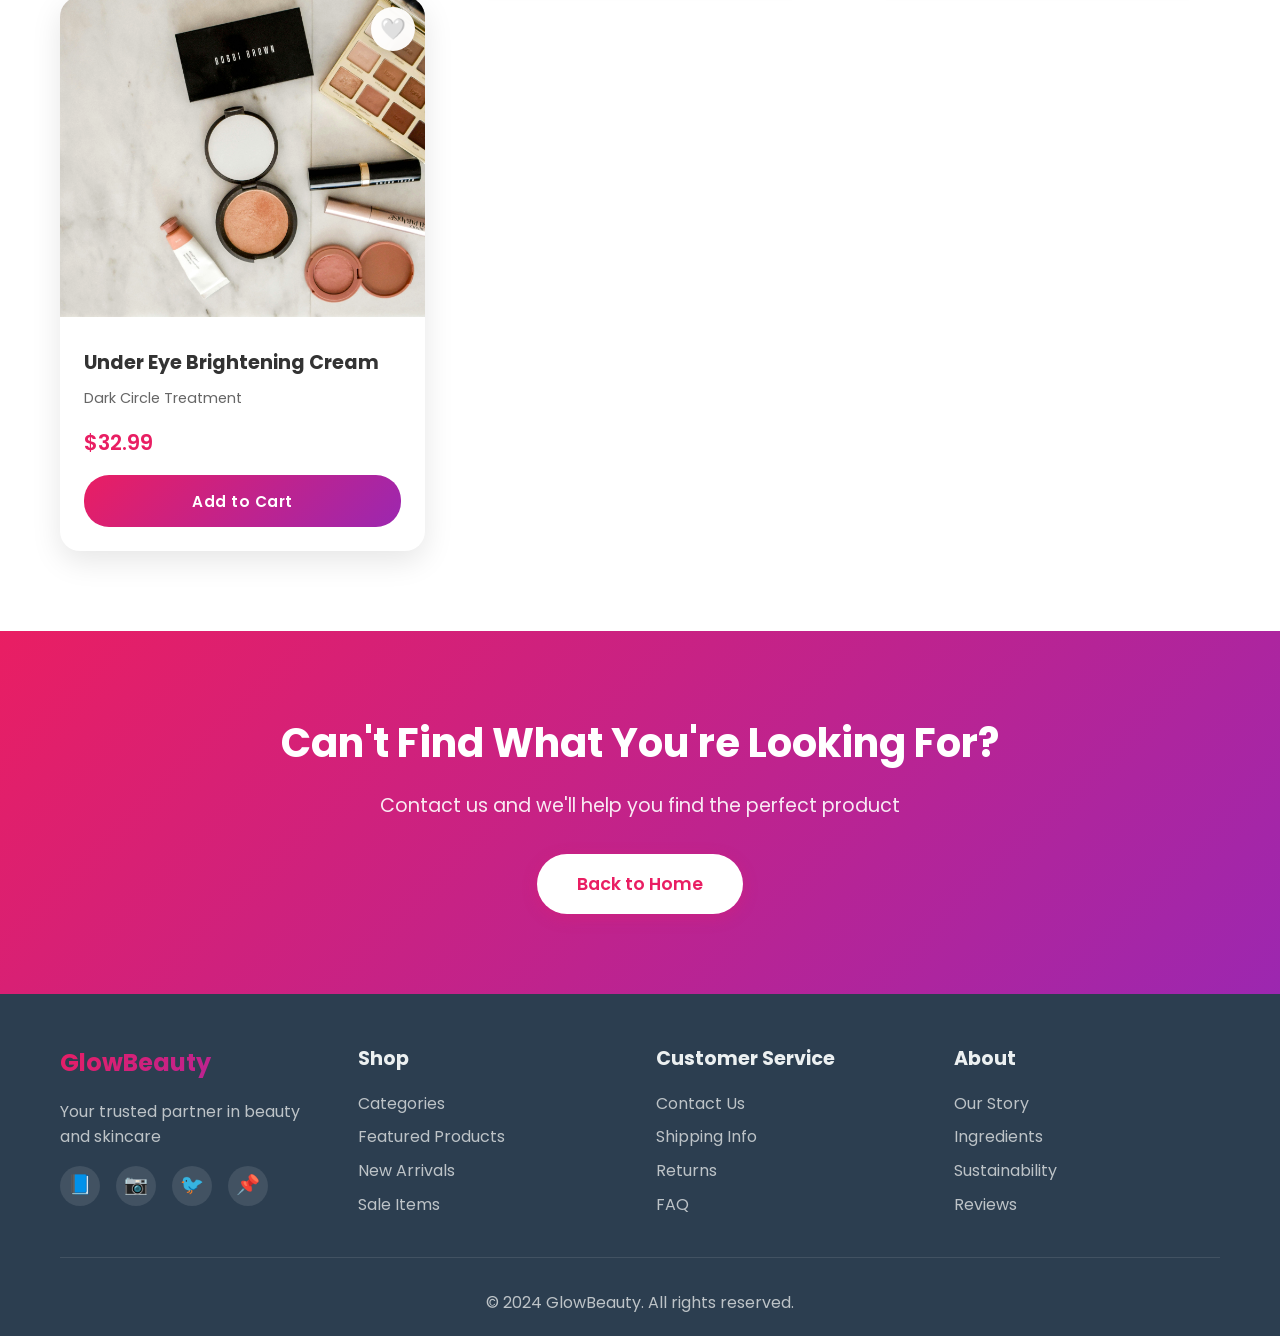
<file: products.html>
<!DOCTYPE html>
<html lang="en">
<head>
    <meta charset="UTF-8">
    <meta name="viewport" content="width=device-width, initial-scale=1.0">
    <title>All Products - GlowBeauty</title>
    <meta name="description" content="Browse our complete collection of premium cosmetics, skincare, makeup, and haircare products at GlowBeauty.">
    <link href="https://fonts.googleapis.com/css2?family=Poppins:wght@300;400;500;600;700&display=swap" rel="stylesheet">
    <link rel="stylesheet" href="style.css">
</head>
<body>
    <!-- Header -->
    <header class="header">
        <nav class="navbar">
            <div class="nav-container">
                <div class="logo">
                    <a href="index.html"><h2>GlowBeauty</h2></a>
                </div>
                <ul class="nav-menu">
                    <li><a href="index.html">Home</a></li>
                    <li><a href="categories.html">Categories</a></li>
                    <li><a href="products.html" class="active">Products</a></li>
                    <li><a href="cart.html">Cart</a></li>
                </ul>
                <div class="nav-icons">
                    <div class="search-box">
                        <input type="text" id="searchInput" placeholder="Search products...">
                        <button class="search-btn">🔍</button>
                    </div>
                    <div class="cart-icon" id="cartIconNav">
                        <a href="cart.html">
                            <span class="cart-count">0</span>
                            🛒
                        </a>
                    </div>
                </div>
                <div class="hamburger">
                    <span></span>
                    <span></span>
                    <span></span>
                </div>
            </div>
        </nav>
    </header>

    <!-- Page Header -->
    <section class="page-header">
        <h1>Our Products</h1>
        <p>Explore our curated collection of premium beauty essentials</p>
        <div class="breadcrumb">
            <a href="index.html">Home</a>
            <span>/</span>
            <span>Products</span>
        </div>
    </section>

    <!-- Products Section -->
    <section class="products-page-section">
        <div class="container">
            <!-- Toolbar: Filters + Sort -->
            <div class="products-toolbar">
                <div class="filter-group" id="filterGroup">
                    <button class="filter-btn active" data-category="all">All</button>
                    <button class="filter-btn" data-category="skincare">Skincare</button>
                    <button class="filter-btn" data-category="makeup">Makeup</button>
                    <button class="filter-btn" data-category="haircare">Haircare</button>
                </div>
                <div style="display:flex; align-items:center; gap:1rem;">
                    <span class="results-count" id="resultsCount">Showing 7 products</span>
                    <select class="sort-select" id="sortSelect">
                        <option value="default">Sort by: Default</option>
                        <option value="price-low">Price: Low to High</option>
                        <option value="price-high">Price: High to Low</option>
                        <option value="name-az">Name: A-Z</option>
                        <option value="name-za">Name: Z-A</option>
                    </select>
                </div>
            </div>

            <!-- Product Grid -->
            <div class="product-grid" id="productGrid">
                <!-- Products will be dynamically rendered by JavaScript -->
            </div>
        </div>
    </section>

    <!-- CTA Banner -->
    <section class="cta-banner">
        <div class="container">
            <h2>Can't Find What You're Looking For?</h2>
            <p>Contact us and we'll help you find the perfect product</p>
            <a href="index.html" class="cta-button">Back to Home</a>
        </div>
    </section>

    <!-- Footer -->
    <footer class="footer">
        <div class="container">
            <div class="footer-content">
                <div class="footer-section">
                    <h3>GlowBeauty</h3>
                    <p>Your trusted partner in beauty and skincare</p>
                    <div class="social-icons">
                        <a href="#">📘</a>
                        <a href="#">📷</a>
                        <a href="#">🐦</a>
                        <a href="#">📌</a>
                    </div>
                </div>
                <div class="footer-section">
                    <h4>Shop</h4>
                    <ul>
                        <li><a href="categories.html">Categories</a></li>
                        <li><a href="products.html">Featured Products</a></li>
                        <li><a href="products.html">New Arrivals</a></li>
                        <li><a href="products.html">Sale Items</a></li>
                    </ul>
                </div>
                <div class="footer-section">
                    <h4>Customer Service</h4>
                    <ul>
                        <li><a href="#">Contact Us</a></li>
                        <li><a href="#">Shipping Info</a></li>
                        <li><a href="#">Returns</a></li>
                        <li><a href="#">FAQ</a></li>
                    </ul>
                </div>
                <div class="footer-section">
                    <h4>About</h4>
                    <ul>
                        <li><a href="#">Our Story</a></li>
                        <li><a href="#">Ingredients</a></li>
                        <li><a href="#">Sustainability</a></li>
                        <li><a href="#">Reviews</a></li>
                    </ul>
                </div>
            </div>
            <div class="footer-bottom">
                <p>&copy; 2024 GlowBeauty. All rights reserved.</p>
            </div>
        </div>
    </footer>

    <script src="script.js"></script>
</body>
</html>
</file>
<file: style.css>
/* Reset and Base Styles */
* {
    margin: 0;
    padding: 0;
    box-sizing: border-box;
}

body {
    font-family: 'Poppins', sans-serif;
    line-height: 1.6;
    color: #333;
    background: linear-gradient(135deg, #fdf4f9 0%, #f9f0ff 25%, #fef4f8 50%, #f5f0ff 75%, #fdf4f9 100%);
    min-height: 100vh;
    background-attachment: fixed;
}

a {
    text-decoration: none;
    color: inherit;
}

.container {
    max-width: 1200px;
    margin: 0 auto;
    padding: 0 20px;
}

/* Header Styles */
.header {
    background: rgba(255, 255, 255, 0.95);
    backdrop-filter: blur(10px);
    position: fixed;
    top: 0;
    width: 100%;
    z-index: 1000;
    box-shadow: 0 2px 20px rgba(0, 0, 0, 0.1);
}

.navbar {
    padding: 1rem 0;
}

.nav-container {
    max-width: 1200px;
    margin: 0 auto;
    padding: 0 20px;
    display: flex;
    justify-content: space-between;
    align-items: center;
}

.logo a {
    text-decoration: none;
}

.logo h2 {
    background: linear-gradient(135deg, #e91e63, #9c27b0);
    -webkit-background-clip: text;
    -webkit-text-fill-color: transparent;
    background-clip: text;
    font-weight: 700;
    font-size: 1.8rem;
}

.nav-menu {
    display: flex;
    list-style: none;
    gap: 2rem;
}

.nav-menu a {
    text-decoration: none;
    color: #666;
    font-weight: 500;
    transition: color 0.3s ease;
    position: relative;
}

.nav-menu a:hover,
.nav-menu a.active {
    color: #e91e63;
}

.nav-menu a::after {
    content: '';
    position: absolute;
    bottom: -5px;
    left: 0;
    width: 0;
    height: 2px;
    background: linear-gradient(90deg, #e91e63, #9c27b0);
    transition: width 0.3s ease;
}

.nav-menu a:hover::after,
.nav-menu a.active::after {
    width: 100%;
}

.nav-icons {
    display: flex;
    align-items: center;
    gap: 1rem;
}

.search-box {
    display: flex;
    align-items: center;
    background: #f8f9fa;
    border-radius: 25px;
    padding: 0.5rem 1rem;
    border: 2px solid transparent;
    transition: border-color 0.3s ease;
}

.search-box:focus-within {
    border-color: #e91e63;
}

.search-box input {
    border: none;
    background: none;
    outline: none;
    padding: 0.25rem;
    width: 200px;
    font-family: 'Poppins', sans-serif;
}

.search-btn {
    background: none;
    border: none;
    cursor: pointer;
    font-size: 1rem;
}

.cart-icon {
    position: relative;
    cursor: pointer;
    font-size: 1.5rem;
    transition: transform 0.3s ease;
}

.cart-icon:hover {
    transform: scale(1.1);
}

.cart-icon a {
    text-decoration: none;
    color: inherit;
}

.cart-count {
    position: absolute;
    top: -8px;
    right: -8px;
    background: linear-gradient(135deg, #e91e63, #9c27b0);
    color: white;
    border-radius: 50%;
    width: 20px;
    height: 20px;
    display: flex;
    align-items: center;
    justify-content: center;
    font-size: 0.75rem;
    font-weight: 600;
}

.hamburger {
    display: none;
    flex-direction: column;
    cursor: pointer;
}

.hamburger span {
    width: 25px;
    height: 3px;
    background: linear-gradient(90deg, #e91e63, #9c27b0);
    margin: 3px 0;
    transition: 0.3s;
}

/* ===== PAGE HEADER (Shared for inner pages) ===== */
.page-header {
    padding: 120px 20px 40px;
    background: linear-gradient(135deg, rgba(233, 30, 99, 0.08) 0%, rgba(156, 39, 176, 0.08) 100%);
    text-align: center;
}

.page-header h1 {
    font-size: 2.8rem;
    font-weight: 700;
    background: linear-gradient(135deg, #e91e63, #9c27b0);
    -webkit-background-clip: text;
    -webkit-text-fill-color: transparent;
    background-clip: text;
    margin-bottom: 0.5rem;
}

.page-header p {
    color: #666;
    font-size: 1.1rem;
}

.breadcrumb {
    display: flex;
    justify-content: center;
    gap: 0.5rem;
    margin-top: 1rem;
    font-size: 0.9rem;
    color: #999;
}

.breadcrumb a {
    color: #e91e63;
    text-decoration: none;
    transition: color 0.3s ease;
}

.breadcrumb a:hover {
    color: #9c27b0;
}

.breadcrumb span {
    color: #ccc;
}

/* Hero Section */
.hero {
    padding: 120px 20px 80px;
    display: flex;
    align-items: center;
    min-height: 100vh;
    background: linear-gradient(135deg, rgba(233, 30, 99, 0.1) 0%, rgba(156, 39, 176, 0.1) 100%);
}

.hero-content {
    flex: 1;
    max-width: 600px;
}

.hero h1 {
    font-size: 3.5rem;
    font-weight: 700;
    background: linear-gradient(135deg, #e91e63, #9c27b0);
    -webkit-background-clip: text;
    -webkit-text-fill-color: transparent;
    background-clip: text;
    margin-bottom: 1rem;
    line-height: 1.2;
}

.hero p {
    font-size: 1.2rem;
    color: #666;
    margin-bottom: 2rem;
}

.cta-button {
    display: inline-block;
    background: linear-gradient(135deg, #e91e63, #9c27b0);
    color: white;
    border: none;
    padding: 1rem 2.5rem;
    font-size: 1.1rem;
    font-weight: 600;
    border-radius: 50px;
    cursor: pointer;
    transition: all 0.3s ease;
    box-shadow: 0 4px 15px rgba(233, 30, 99, 0.3);
    text-decoration: none;
}

.cta-button:hover {
    transform: translateY(-2px);
    box-shadow: 0 6px 25px rgba(233, 30, 99, 0.4);
}

.hero-image {
    flex: 1;
    text-align: center;
}

.hero-image img {
    max-width: 100%;
    height: auto;
    border-radius: 20px;
    box-shadow: 0 20px 40px rgba(0, 0, 0, 0.1);
}

/* Categories Section */
.categories {
    padding: 80px 0;
    background: white;
}

.categories h2 {
    text-align: center;
    font-size: 2.5rem;
    margin-bottom: 3rem;
    background: linear-gradient(135deg, #e91e63, #9c27b0);
    -webkit-background-clip: text;
    -webkit-text-fill-color: transparent;
    background-clip: text;
}

.category-grid {
    display: grid;
    grid-template-columns: repeat(auto-fit, minmax(250px, 1fr));
    gap: 2rem;
}

.category-card {
    background: white;
    padding: 2rem;
    border-radius: 20px;
    text-align: center;
    box-shadow: 0 10px 30px rgba(0, 0, 0, 0.1);
    transition: all 0.3s ease;
    cursor: pointer;
    border: 2px solid transparent;
}

.category-card:hover {
    transform: translateY(-10px);
    box-shadow: 0 20px 40px rgba(233, 30, 99, 0.2);
    border-color: #e91e63;
}

.category-icon {
    font-size: 3rem;
    margin-bottom: 1rem;
}

.category-image {
    width: 80px;
    height: 80px;
    border-radius: 50%;
    overflow: hidden;
    margin: 0 auto 1rem;
    border: 3px solid #f0e6ff;
}

.category-image img {
    width: 100%;
    height: 100%;
    object-fit: cover;
    transition: transform 0.3s ease;
}

.category-card:hover .category-image img {
    transform: scale(1.1);
}

.category-card h3 {
    font-size: 1.5rem;
    margin-bottom: 0.5rem;
    color: #333;
}

.category-card p {
    color: #666;
}

/* ===== CATEGORIES PAGE - Large Category Cards ===== */
.categories-page .category-grid {
    grid-template-columns: repeat(auto-fit, minmax(320px, 1fr));
    gap: 2.5rem;
}

.categories-page .category-card {
    padding: 0;
    overflow: hidden;
}

.categories-page .category-card .category-image-large {
    width: 100%;
    height: 220px;
    border-radius: 0;
    overflow: hidden;
    margin: 0;
    border: none;
}

.categories-page .category-card .category-image-large img {
    width: 100%;
    height: 100%;
    object-fit: cover;
    transition: transform 0.5s ease;
}

.categories-page .category-card:hover .category-image-large img {
    transform: scale(1.1);
}

.categories-page .category-card .category-info {
    padding: 1.5rem 2rem 2rem;
}

.categories-page .category-card .category-info h3 {
    font-size: 1.4rem;
    margin-bottom: 0.5rem;
}

.categories-page .category-card .category-info p {
    color: #666;
    margin-bottom: 1rem;
    font-size: 0.95rem;
}

.category-link {
    display: inline-block;
    color: #e91e63;
    font-weight: 600;
    text-decoration: none;
    transition: all 0.3s ease;
    font-size: 0.95rem;
}

.category-link:hover {
    color: #9c27b0;
    letter-spacing: 1px;
}

/* Featured Products */
.featured-products {
    padding: 80px 0;
    background: linear-gradient(135deg, rgba(255, 238, 248, 0.5) 0%, rgba(240, 230, 255, 0.5) 100%);
}

.featured-products h2 {
    text-align: center;
    font-size: 2.5rem;
    margin-bottom: 3rem;
    background: linear-gradient(135deg, #e91e63, #9c27b0);
    -webkit-background-clip: text;
    -webkit-text-fill-color: transparent;
    background-clip: text;
}

.product-grid {
    display: grid;
    grid-template-columns: repeat(auto-fit, minmax(280px, 1fr));
    gap: 2rem;
}

.product-card {
    background: white;
    border-radius: 20px;
    overflow: hidden;
    box-shadow: 0 10px 30px rgba(0, 0, 0, 0.1);
    transition: all 0.3s ease;
    position: relative;
}

.product-card:hover {
    transform: translateY(-10px) scale(1.02);
    box-shadow: 0 25px 50px rgba(233, 30, 99, 0.25);
}

.product-badge {
    position: absolute;
    top: 10px;
    left: 10px;
    background: linear-gradient(135deg, #e91e63, #9c27b0);
    color: white;
    padding: 0.3rem 0.8rem;
    border-radius: 20px;
    font-size: 0.8rem;
    font-weight: 600;
    z-index: 1;
}

.product-badge.new {
    background: linear-gradient(135deg, #4caf50, #8bc34a);
}

.product-badge.sale {
    background: linear-gradient(135deg, #ff9800, #ff5722);
}

.product-image {
    position: relative;
    overflow: hidden;
}

.product-image img {
    width: 100%;
    height: 320px;
    object-fit: cover;
    transition: transform 0.4s ease, filter 0.3s ease;
    filter: brightness(1.05);
}

.product-card:hover .product-image img {
    transform: scale(1.1);
    filter: brightness(1.1);
}

.wishlist-btn {
    position: absolute;
    top: 10px;
    right: 10px;
    background: rgba(255, 255, 255, 0.95);
    border: none;
    width: 44px;
    height: 44px;
    border-radius: 50%;
    display: flex;
    align-items: center;
    justify-content: center;
    cursor: pointer;
    font-size: 1.3rem;
    transition: all 0.3s ease;
    box-shadow: 0 4px 15px rgba(0, 0, 0, 0.15);
    backdrop-filter: blur(10px);
}

.wishlist-btn:hover {
    transform: scale(1.1);
}

.product-info {
    padding: 1.5rem;
}

.product-info h3 {
    font-size: 1.2rem;
    margin-bottom: 0.5rem;
    color: #333;
}

.product-info h3 a {
    color: #333;
    text-decoration: none;
    transition: color 0.3s ease;
}

.product-info h3 a:hover {
    color: #e91e63;
}

.product-info p {
    color: #666;
    margin-bottom: 1rem;
    font-size: 0.9rem;
}

.product-price {
    font-size: 1.3rem;
    font-weight: 600;
    color: #e91e63;
    margin-bottom: 1rem;
}

.original-price {
    text-decoration: line-through;
    color: #999;
    font-size: 1rem;
    margin-right: 0.5rem;
}

.add-to-cart {
    width: 100%;
    background: linear-gradient(135deg, #e91e63, #9c27b0);
    color: white;
    border: none;
    padding: 0.9rem;
    border-radius: 25px;
    font-weight: 600;
    cursor: pointer;
    transition: all 0.3s ease;
    font-size: 0.95rem;
    letter-spacing: 0.5px;
    position: relative;
    overflow: hidden;
    font-family: 'Poppins', sans-serif;
}

.add-to-cart:hover {
    transform: translateY(-2px);
    box-shadow: 0 6px 20px rgba(233, 30, 99, 0.4);
}

.add-to-cart::before {
    content: '';
    position: absolute;
    top: 0;
    left: -100%;
    width: 100%;
    height: 100%;
    background: linear-gradient(90deg, transparent, rgba(255, 255, 255, 0.2), transparent);
    transition: left 0.5s;
}

.add-to-cart:hover::before {
    left: 100%;
}

/* ===== PRODUCTS PAGE - Filters ===== */
.products-page-section {
    padding: 40px 0 80px;
}

.products-toolbar {
    display: flex;
    justify-content: space-between;
    align-items: center;
    margin-bottom: 2rem;
    flex-wrap: wrap;
    gap: 1rem;
}

.filter-group {
    display: flex;
    gap: 0.75rem;
    flex-wrap: wrap;
}

.filter-btn {
    padding: 0.6rem 1.5rem;
    border: 2px solid #e0e0e0;
    background: white;
    border-radius: 50px;
    font-family: 'Poppins', sans-serif;
    font-weight: 500;
    font-size: 0.9rem;
    color: #666;
    cursor: pointer;
    transition: all 0.3s ease;
}

.filter-btn:hover,
.filter-btn.active {
    border-color: #e91e63;
    color: #e91e63;
    background: rgba(233, 30, 99, 0.05);
}

.filter-btn.active {
    background: linear-gradient(135deg, #e91e63, #9c27b0);
    color: white;
    border-color: transparent;
}

.sort-select {
    padding: 0.6rem 1.2rem;
    border: 2px solid #e0e0e0;
    border-radius: 50px;
    font-family: 'Poppins', sans-serif;
    font-size: 0.9rem;
    color: #666;
    background: white;
    cursor: pointer;
    outline: none;
    transition: border-color 0.3s ease;
}

.sort-select:focus {
    border-color: #e91e63;
}

.results-count {
    color: #999;
    font-size: 0.9rem;
}

/* ===== PRODUCT DETAILS PAGE ===== */
.product-details-section {
    padding: 40px 0 80px;
}

.product-details-grid {
    display: grid;
    grid-template-columns: 1fr 1fr;
    gap: 3rem;
    background: white;
    border-radius: 24px;
    overflow: hidden;
    box-shadow: 0 10px 40px rgba(0, 0, 0, 0.08);
}

.product-details-image {
    position: relative;
    overflow: hidden;
}

.product-details-image img {
    width: 100%;
    height: 100%;
    min-height: 500px;
    object-fit: cover;
}

.product-details-info {
    padding: 3rem 3rem 3rem 0;
    display: flex;
    flex-direction: column;
    justify-content: center;
}

.product-details-info .product-category {
    display: inline-block;
    background: linear-gradient(135deg, rgba(233, 30, 99, 0.1), rgba(156, 39, 176, 0.1));
    color: #e91e63;
    padding: 0.4rem 1rem;
    border-radius: 50px;
    font-size: 0.85rem;
    font-weight: 500;
    margin-bottom: 1rem;
    width: fit-content;
    text-transform: capitalize;
}

.product-details-info h1 {
    font-size: 2rem;
    font-weight: 700;
    color: #333;
    margin-bottom: 1rem;
    line-height: 1.3;
}

.product-details-info .detail-price {
    font-size: 2rem;
    font-weight: 700;
    color: #e91e63;
    margin-bottom: 1.5rem;
}

.product-details-info .detail-price .original-price {
    font-size: 1.3rem;
}

.product-details-info .detail-description {
    color: #666;
    font-size: 1.05rem;
    line-height: 1.8;
    margin-bottom: 2rem;
}

.product-details-info .detail-features {
    list-style: none;
    margin-bottom: 2rem;
}

.product-details-info .detail-features li {
    padding: 0.5rem 0;
    color: #555;
    font-size: 0.95rem;
}

.product-details-info .detail-features li::before {
    content: '✓';
    color: #4caf50;
    font-weight: 700;
    margin-right: 0.75rem;
}

.quantity-selector {
    display: flex;
    align-items: center;
    gap: 1rem;
    margin-bottom: 2rem;
}

.quantity-selector label {
    font-weight: 600;
    color: #333;
}

.quantity-selector .qty-controls {
    display: flex;
    align-items: center;
    border: 2px solid #e0e0e0;
    border-radius: 50px;
    overflow: hidden;
}

.quantity-selector .qty-btn {
    width: 40px;
    height: 40px;
    border: none;
    background: #f8f9fa;
    color: #333;
    font-size: 1.2rem;
    cursor: pointer;
    transition: all 0.3s ease;
    font-family: 'Poppins', sans-serif;
}

.quantity-selector .qty-btn:hover {
    background: #e91e63;
    color: white;
}

.quantity-selector .qty-value {
    width: 50px;
    text-align: center;
    font-weight: 600;
    font-size: 1rem;
    border: none;
    border-left: 2px solid #e0e0e0;
    border-right: 2px solid #e0e0e0;
    padding: 0.5rem;
    font-family: 'Poppins', sans-serif;
    outline: none;
}

.detail-actions {
    display: flex;
    gap: 1rem;
}

.detail-actions .add-to-cart {
    flex: 1;
    padding: 1rem;
    font-size: 1.05rem;
}

.detail-actions .wishlist-detail-btn {
    width: 55px;
    height: 55px;
    border-radius: 50%;
    border: 2px solid #e0e0e0;
    background: white;
    cursor: pointer;
    font-size: 1.4rem;
    display: flex;
    align-items: center;
    justify-content: center;
    transition: all 0.3s ease;
}

.detail-actions .wishlist-detail-btn:hover {
    border-color: #e91e63;
    transform: scale(1.05);
}

/* Related Products */
.related-products {
    padding: 60px 0 80px;
}

.related-products h2 {
    text-align: center;
    font-size: 2rem;
    margin-bottom: 2rem;
    background: linear-gradient(135deg, #e91e63, #9c27b0);
    -webkit-background-clip: text;
    -webkit-text-fill-color: transparent;
    background-clip: text;
}

/* ===== CART PAGE ===== */
.cart-page-section {
    padding: 40px 0 80px;
}

.cart-page-layout {
    display: grid;
    grid-template-columns: 1fr 380px;
    gap: 2rem;
    align-items: start;
}

.cart-items-list {
    background: white;
    border-radius: 20px;
    box-shadow: 0 10px 30px rgba(0, 0, 0, 0.08);
    overflow: hidden;
}

.cart-items-header {
    display: grid;
    grid-template-columns: 3fr 1fr 1fr 1fr auto;
    padding: 1.2rem 2rem;
    background: linear-gradient(135deg, rgba(233, 30, 99, 0.05), rgba(156, 39, 176, 0.05));
    font-weight: 600;
    color: #666;
    font-size: 0.9rem;
    text-transform: uppercase;
    letter-spacing: 0.5px;
}

.cart-page-item {
    display: grid;
    grid-template-columns: 3fr 1fr 1fr 1fr auto;
    padding: 1.5rem 2rem;
    align-items: center;
    border-bottom: 1px solid #f0f0f0;
    transition: background 0.3s ease;
}

.cart-page-item:hover {
    background: rgba(233, 30, 99, 0.02);
}

.cart-page-item:last-child {
    border-bottom: none;
}

.cart-item-product {
    display: flex;
    align-items: center;
    gap: 1rem;
}

.cart-item-product img {
    width: 80px;
    height: 80px;
    object-fit: cover;
    border-radius: 12px;
}

.cart-item-product h4 {
    font-size: 1rem;
    color: #333;
    margin-bottom: 0.25rem;
}

.cart-item-product p {
    color: #999;
    font-size: 0.85rem;
}

.cart-item-price {
    font-weight: 600;
    color: #333;
}

.cart-item-qty {
    display: flex;
    align-items: center;
    gap: 0.5rem;
}

.cart-item-qty .qty-btn-small {
    width: 32px;
    height: 32px;
    border-radius: 50%;
    border: 2px solid #e0e0e0;
    background: white;
    cursor: pointer;
    font-size: 1rem;
    display: flex;
    align-items: center;
    justify-content: center;
    transition: all 0.3s ease;
    font-family: 'Poppins', sans-serif;
}

.cart-item-qty .qty-btn-small:hover {
    border-color: #e91e63;
    color: #e91e63;
}

.cart-item-qty span {
    font-weight: 600;
    width: 30px;
    text-align: center;
}

.cart-item-subtotal {
    font-weight: 700;
    color: #e91e63;
    font-size: 1.05rem;
}

.cart-item-remove {
    background: none;
    border: none;
    color: #ccc;
    cursor: pointer;
    font-size: 1.3rem;
    transition: color 0.3s ease;
    padding: 0.5rem;
}

.cart-item-remove:hover {
    color: #e74c3c;
}

/* Cart Summary Sidebar */
.cart-summary {
    background: white;
    border-radius: 20px;
    box-shadow: 0 10px 30px rgba(0, 0, 0, 0.08);
    padding: 2rem;
    position: sticky;
    top: 100px;
}

.cart-summary h3 {
    font-size: 1.3rem;
    margin-bottom: 1.5rem;
    color: #333;
}

.summary-row {
    display: flex;
    justify-content: space-between;
    padding: 0.8rem 0;
    border-bottom: 1px solid #f0f0f0;
    color: #666;
}

.summary-row:last-of-type {
    border-bottom: 2px solid #e91e63;
    padding-bottom: 1.2rem;
    margin-bottom: 1.5rem;
}

.summary-row.total {
    font-weight: 700;
    font-size: 1.2rem;
    color: #333;
    border-bottom: none;
    padding-top: 1.2rem;
}

.summary-row.total span:last-child {
    color: #e91e63;
    font-size: 1.4rem;
}

.cart-summary .checkout-btn {
    width: 100%;
    background: linear-gradient(135deg, #e91e63, #9c27b0);
    color: white;
    border: none;
    padding: 1rem;
    border-radius: 25px;
    font-size: 1.1rem;
    font-weight: 600;
    cursor: pointer;
    transition: all 0.3s ease;
    margin-bottom: 1rem;
    display: block;
    text-align: center;
    text-decoration: none;
    font-family: 'Poppins', sans-serif;
}

.cart-summary .checkout-btn:hover {
    transform: translateY(-2px);
    box-shadow: 0 6px 25px rgba(233, 30, 99, 0.3);
}

.continue-shopping {
    display: block;
    text-align: center;
    color: #e91e63;
    text-decoration: none;
    font-weight: 500;
    transition: color 0.3s ease;
}

.continue-shopping:hover {
    color: #9c27b0;
}

/* Empty State */
.empty-state {
    text-align: center;
    padding: 4rem 2rem;
}

.empty-state .empty-icon {
    font-size: 4rem;
    margin-bottom: 1.5rem;
}

.empty-state h3 {
    font-size: 1.5rem;
    color: #333;
    margin-bottom: 0.75rem;
}

.empty-state p {
    color: #666;
    margin-bottom: 2rem;
}

/* ===== CHECKOUT PAGE ===== */
.checkout-section {
    padding: 40px 0 80px;
}

.checkout-layout {
    display: grid;
    grid-template-columns: 1fr 400px;
    gap: 2rem;
    align-items: start;
}

.checkout-form-card {
    background: white;
    border-radius: 20px;
    box-shadow: 0 10px 30px rgba(0, 0, 0, 0.08);
    padding: 2.5rem;
}

.checkout-form-card h2 {
    font-size: 1.5rem;
    color: #333;
    margin-bottom: 2rem;
    padding-bottom: 1rem;
    border-bottom: 2px solid #f0f0f0;
}

.form-group {
    margin-bottom: 1.5rem;
}

.form-group label {
    display: block;
    font-weight: 600;
    color: #333;
    margin-bottom: 0.5rem;
    font-size: 0.95rem;
}

.form-group input,
.form-group textarea,
.form-group select {
    width: 100%;
    padding: 0.85rem 1.2rem;
    border: 2px solid #e0e0e0;
    border-radius: 12px;
    font-family: 'Poppins', sans-serif;
    font-size: 0.95rem;
    transition: border-color 0.3s ease, box-shadow 0.3s ease;
    outline: none;
    color: #333;
}

.form-group input:focus,
.form-group textarea:focus,
.form-group select:focus {
    border-color: #e91e63;
    box-shadow: 0 0 0 3px rgba(233, 30, 99, 0.1);
}

.form-group textarea {
    resize: vertical;
    min-height: 100px;
}

.form-row {
    display: grid;
    grid-template-columns: 1fr 1fr;
    gap: 1.5rem;
}

.place-order-btn {
    width: 100%;
    background: linear-gradient(135deg, #e91e63, #9c27b0);
    color: white;
    border: none;
    padding: 1.1rem;
    border-radius: 25px;
    font-size: 1.15rem;
    font-weight: 600;
    cursor: pointer;
    transition: all 0.3s ease;
    font-family: 'Poppins', sans-serif;
    margin-top: 1rem;
    letter-spacing: 0.5px;
}

.place-order-btn:hover {
    transform: translateY(-2px);
    box-shadow: 0 6px 25px rgba(233, 30, 99, 0.3);
}

.place-order-btn:disabled {
    opacity: 0.7;
    cursor: not-allowed;
    transform: none;
    box-shadow: none;
}

/* Order Summary (checkout sidebar) */
.order-summary-card {
    background: white;
    border-radius: 20px;
    box-shadow: 0 10px 30px rgba(0, 0, 0, 0.08);
    padding: 2rem;
    position: sticky;
    top: 100px;
}

.order-summary-card h3 {
    font-size: 1.3rem;
    margin-bottom: 1.5rem;
    color: #333;
}

.order-item {
    display: flex;
    align-items: center;
    gap: 1rem;
    padding: 0.8rem 0;
    border-bottom: 1px solid #f0f0f0;
}

.order-item img {
    width: 55px;
    height: 55px;
    object-fit: cover;
    border-radius: 10px;
}

.order-item-info {
    flex: 1;
}

.order-item-info h4 {
    font-size: 0.9rem;
    color: #333;
    margin-bottom: 0.2rem;
}

.order-item-info p {
    color: #999;
    font-size: 0.8rem;
}

.order-item span {
    font-weight: 600;
    color: #e91e63;
    font-size: 0.95rem;
}

/* Success Modal / Message */
.success-overlay {
    position: fixed;
    top: 0;
    left: 0;
    width: 100%;
    height: 100%;
    background: rgba(0, 0, 0, 0.5);
    backdrop-filter: blur(5px);
    display: flex;
    align-items: center;
    justify-content: center;
    z-index: 3000;
    animation: fadeInOverlay 0.3s ease;
}

@keyframes fadeInOverlay {
    from { opacity: 0; }
    to { opacity: 1; }
}

.success-message {
    background: white;
    border-radius: 24px;
    padding: 3rem;
    text-align: center;
    max-width: 450px;
    width: 90%;
    animation: scaleIn 0.4s ease;
    box-shadow: 0 20px 60px rgba(0, 0, 0, 0.15);
}

@keyframes scaleIn {
    from { transform: scale(0.8); opacity: 0; }
    to { transform: scale(1); opacity: 1; }
}

.success-message .success-icon {
    font-size: 4rem;
    margin-bottom: 1.5rem;
}

.success-message h2 {
    font-size: 1.6rem;
    color: #333;
    margin-bottom: 0.75rem;
}

.success-message p {
    color: #666;
    margin-bottom: 2rem;
    line-height: 1.7;
}

.success-message .cta-button {
    display: inline-block;
    text-decoration: none;
}

/* Promotion Section */
.promotion {
    padding: 80px 0;
    background: white;
}

.promo-content {
    display: grid;
    grid-template-columns: 1fr 1fr;
    align-items: center;
    gap: 3rem;
}

.promo-text h2 {
    font-size: 2rem;
    margin-bottom: 1rem;
}

.promo-text h3 {
    font-size: 2.5rem;
    background: linear-gradient(135deg, #e91e63, #9c27b0);
    -webkit-background-clip: text;
    -webkit-text-fill-color: transparent;
    background-clip: text;
    margin-bottom: 1rem;
}

.promo-text p {
    color: #666;
    margin-bottom: 2rem;
    font-size: 1.1rem;
}

.promo-button {
    background: linear-gradient(135deg, #ff9800, #ff5722);
    color: white;
    border: none;
    padding: 1rem 2rem;
    font-size: 1.1rem;
    font-weight: 600;
    border-radius: 50px;
    cursor: pointer;
    transition: all 0.3s ease;
}

.promo-button:hover {
    transform: translateY(-2px);
    box-shadow: 0 6px 25px rgba(255, 152, 0, 0.3);
}

.promo-image img {
    width: 100%;
    height: auto;
    border-radius: 20px;
    box-shadow: 0 20px 40px rgba(0, 0, 0, 0.1);
}

/* Product Showcase */
.product-showcase {
    padding: 80px 0;
    background: linear-gradient(135deg, rgba(255, 238, 248, 0.5) 0%, rgba(240, 230, 255, 0.5) 100%);
}

.product-showcase h2 {
    text-align: center;
    font-size: 2.5rem;
    margin-bottom: 3rem;
    background: linear-gradient(135deg, #e91e63, #9c27b0);
    -webkit-background-clip: text;
    -webkit-text-fill-color: transparent;
    background-clip: text;
}

.showcase-grid {
    display: grid;
    grid-template-columns: repeat(auto-fit, minmax(200px, 1fr));
    gap: 2rem;
}

.showcase-card {
    background: white;
    padding: 1.5rem;
    border-radius: 15px;
    text-align: center;
    box-shadow: 0 10px 30px rgba(0, 0, 0, 0.1);
    transition: all 0.3s ease;
    cursor: pointer;
}

.showcase-card:hover {
    transform: translateY(-5px);
    box-shadow: 0 15px 35px rgba(233, 30, 99, 0.2);
}

.showcase-card img {
    width: 100%;
    height: 200px;
    object-fit: cover;
    border-radius: 10px;
    margin-bottom: 1rem;
}

.showcase-card h4 {
    font-size: 1.1rem;
    margin-bottom: 0.5rem;
    color: #333;
}

.showcase-card p {
    color: #e91e63;
    font-weight: 600;
    font-size: 1.1rem;
}

/* CTA Banner */
.cta-banner {
    padding: 80px 0;
    background: linear-gradient(135deg, #e91e63, #9c27b0);
    text-align: center;
    color: white;
}

.cta-banner h2 {
    font-size: 2.5rem;
    margin-bottom: 1rem;
}

.cta-banner p {
    font-size: 1.2rem;
    margin-bottom: 2rem;
    opacity: 0.9;
}

.cta-banner .cta-button {
    background: white;
    color: #e91e63;
}

.cta-banner .cta-button:hover {
    background: #f8f9fa;
}

/* Footer */
.footer {
    background: #2c3e50;
    color: white;
    padding: 50px 0 20px;
}

.footer-content {
    display: grid;
    grid-template-columns: repeat(auto-fit, minmax(250px, 1fr));
    gap: 2rem;
    margin-bottom: 2rem;
}

.footer-section h3 {
    font-size: 1.5rem;
    margin-bottom: 1rem;
    background: linear-gradient(135deg, #e91e63, #9c27b0);
    -webkit-background-clip: text;
    -webkit-text-fill-color: transparent;
    background-clip: text;
}

.footer-section h4 {
    font-size: 1.2rem;
    margin-bottom: 1rem;
    color: #ecf0f1;
}

.footer-section p {
    color: #bdc3c7;
    margin-bottom: 1rem;
}

.footer-section ul {
    list-style: none;
}

.footer-section ul li {
    margin-bottom: 0.5rem;
}

.footer-section ul li a {
    color: #bdc3c7;
    text-decoration: none;
    transition: color 0.3s ease;
}

.footer-section ul li a:hover {
    color: #e91e63;
}

.social-icons {
    display: flex;
    gap: 1rem;
}

.social-icons a {
    display: inline-flex;
    align-items: center;
    justify-content: center;
    width: 40px;
    height: 40px;
    background: rgba(255, 255, 255, 0.1);
    border-radius: 50%;
    text-decoration: none;
    font-size: 1.2rem;
    transition: all 0.3s ease;
}

.social-icons a:hover {
    background: linear-gradient(135deg, #e91e63, #9c27b0);
    transform: translateY(-3px);
}

.footer-bottom {
    text-align: center;
    padding-top: 2rem;
    border-top: 1px solid rgba(255, 255, 255, 0.1);
    color: #bdc3c7;
}

/* Modal Styles */
.modal {
    display: none;
    position: fixed;
    z-index: 2000;
    left: 0;
    top: 0;
    width: 100%;
    height: 100%;
    background-color: rgba(0, 0, 0, 0.5);
    backdrop-filter: blur(5px);
}

.modal-content {
    background-color: white;
    margin: 5% auto;
    padding: 2rem;
    border-radius: 20px;
    width: 90%;
    max-width: 600px;
    position: relative;
    animation: slideIn 0.3s ease;
}

@keyframes slideIn {
    from {
        transform: translateY(-50px);
        opacity: 0;
    }
    to {
        transform: translateY(0);
        opacity: 1;
    }
}

.close {
    position: absolute;
    right: 20px;
    top: 20px;
    font-size: 2rem;
    cursor: pointer;
    color: #999;
    transition: color 0.3s ease;
}

.close:hover {
    color: #e91e63;
}

#cartItems {
    margin: 2rem 0;
    max-height: 400px;
    overflow-y: auto;
}

.cart-item {
    display: flex;
    align-items: center;
    padding: 1rem;
    border-bottom: 1px solid #eee;
}

.cart-item img {
    width: 80px;
    height: 80px;
    object-fit: cover;
    border-radius: 10px;
    margin-right: 1rem;
}

.cart-item-info {
    flex: 1;
}

.cart-item-info h4 {
    margin-bottom: 0.5rem;
    color: #333;
}

.cart-item-price {
    color: #e91e63;
    font-weight: 600;
}

.cart-item-quantity {
    display: flex;
    align-items: center;
    gap: 0.5rem;
    margin-top: 0.5rem;
}

.quantity-btn {
    background: #f8f9fa;
    border: none;
    width: 30px;
    height: 30px;
    border-radius: 50%;
    cursor: pointer;
    transition: all 0.3s ease;
}

.quantity-btn:hover {
    background: #e91e63;
    color: white;
}

.cart-total {
    text-align: right;
    margin: 2rem 0;
    font-size: 1.3rem;
    color: #333;
}

.cart-total h3 {
    color: #e91e63;
}

.checkout-btn {
    width: 100%;
    background: linear-gradient(135deg, #e91e63, #9c27b0);
    color: white;
    border: none;
    padding: 1rem;
    border-radius: 25px;
    font-size: 1.1rem;
    font-weight: 600;
    cursor: pointer;
    transition: all 0.3s ease;
    font-family: 'Poppins', sans-serif;
}

.checkout-btn:hover {
    transform: translateY(-2px);
    box-shadow: 0 6px 25px rgba(233, 30, 99, 0.3);
}

/* Responsive Design */
@media (max-width: 992px) {
    .product-details-grid {
        grid-template-columns: 1fr;
    }

    .product-details-info {
        padding: 2rem;
    }

    .product-details-image img {
        min-height: 350px;
    }

    .cart-page-layout {
        grid-template-columns: 1fr;
    }

    .checkout-layout {
        grid-template-columns: 1fr;
    }

    .cart-items-header {
        display: none;
    }

    .cart-page-item {
        grid-template-columns: 1fr;
        gap: 1rem;
        text-align: center;
    }

    .cart-item-product {
        justify-content: center;
    }

    .cart-item-qty {
        justify-content: center;
    }
}

@media (max-width: 768px) {
    .hamburger {
        display: flex;
    }

    .nav-menu {
        position: fixed;
        left: -100%;
        top: 70px;
        flex-direction: column;
        background-color: white;
        width: 100%;
        text-align: center;
        transition: 0.3s;
        box-shadow: 0 10px 27px rgba(0, 0, 0, 0.05);
        padding: 2rem 0;
    }

    .nav-menu.active {
        left: 0;
    }

    .nav-icons .search-box {
        display: none;
    }

    .hero {
        flex-direction: column;
        text-align: center;
        padding: 100px 20px 60px;
    }

    .hero h1 {
        font-size: 2.5rem;
    }

    .hero-content {
        margin-bottom: 2rem;
    }

    .promo-content {
        grid-template-columns: 1fr;
        text-align: center;
    }

    .promo-image img {
        max-width: 80%;
        margin: 0 auto;
    }

    .footer-content {
        grid-template-columns: 1fr;
        text-align: center;
    }

    .social-icons {
        justify-content: center;
    }

    .search-box input {
        width: 150px;
    }

    .modal-content {
        width: 95%;
        margin: 10% auto;
        padding: 1.5rem;
    }

    .cart-item {
        flex-direction: column;
        text-align: center;
    }

    .cart-item img {
        margin: 0 0 1rem 0;
    }

    .page-header h1 {
        font-size: 2rem;
    }

    .form-row {
        grid-template-columns: 1fr;
    }

    .detail-actions {
        flex-direction: column;
    }

    .detail-actions .wishlist-detail-btn {
        width: 100%;
        border-radius: 25px;
        height: auto;
        padding: 0.9rem;
    }
}

@media (max-width: 480px) {
    .hero h1 {
        font-size: 2rem;
    }

    .categories h2,
    .featured-products h2,
    .product-showcase h2 {
        font-size: 2rem;
    }

    .category-grid,
    .product-grid,
    .showcase-grid {
        grid-template-columns: 1fr;
        gap: 1.5rem;
    }

    .cta-banner h2 {
        font-size: 2rem;
    }

    .container {
        padding: 0 15px;
    }

    .products-toolbar {
        flex-direction: column;
        align-items: stretch;
    }

    .filter-group {
        justify-content: center;
    }
}

/* Smooth Scrolling */
html {
    scroll-behavior: smooth;
}

/* Loading Animation */
@keyframes fadeIn {
    from {
        opacity: 0;
        transform: translateY(20px);
    }
    to {
        opacity: 1;
        transform: translateY(0);
    }
}

.product-card,
.category-card,
.showcase-card {
    animation: fadeIn 0.6s ease-out;
}

/* Custom Scrollbar */
::-webkit-scrollbar {
    width: 8px;
}

::-webkit-scrollbar-track {
    background: #f1f1f1;
}

::-webkit-scrollbar-thumb {
    background: linear-gradient(135deg, #e91e63, #9c27b0);
    border-radius: 4px;
}

::-webkit-scrollbar-thumb:hover {
    background: linear-gradient(135deg, #d81b60, #8e24aa);
}
</file>
